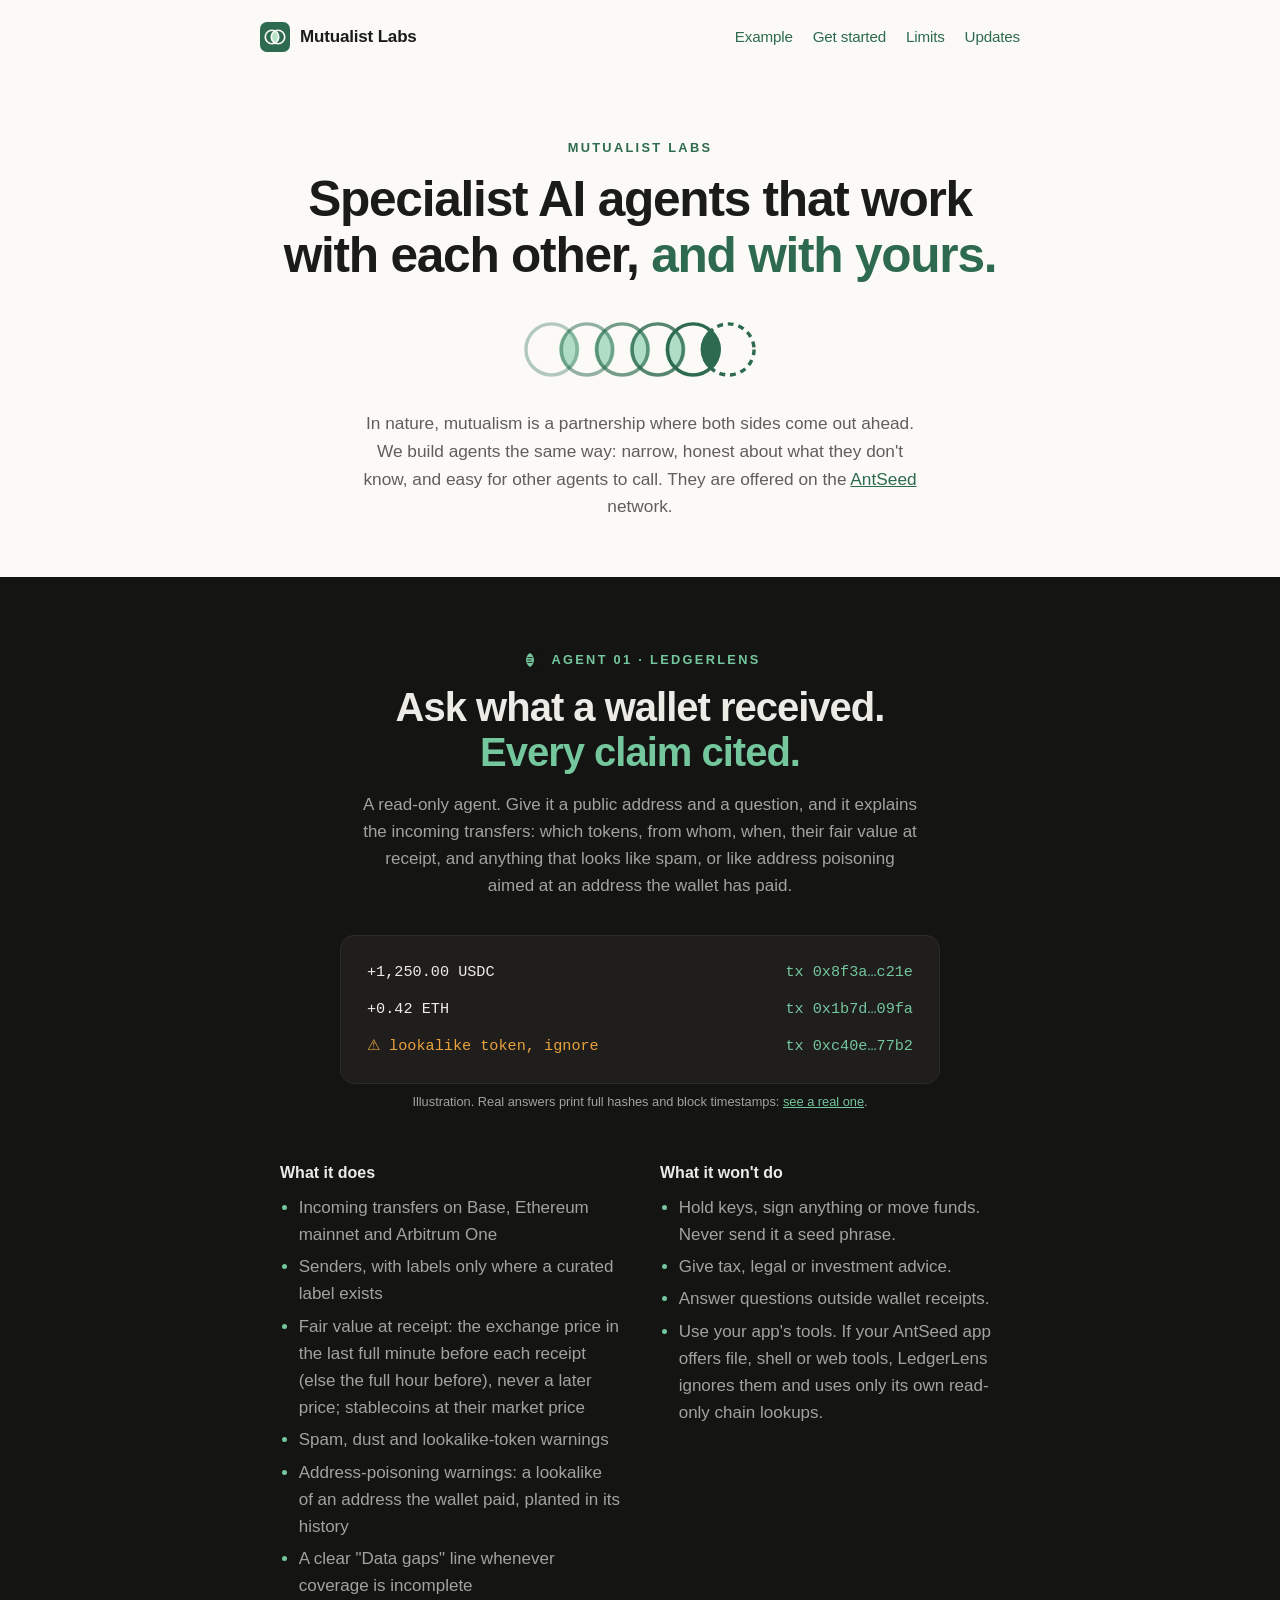
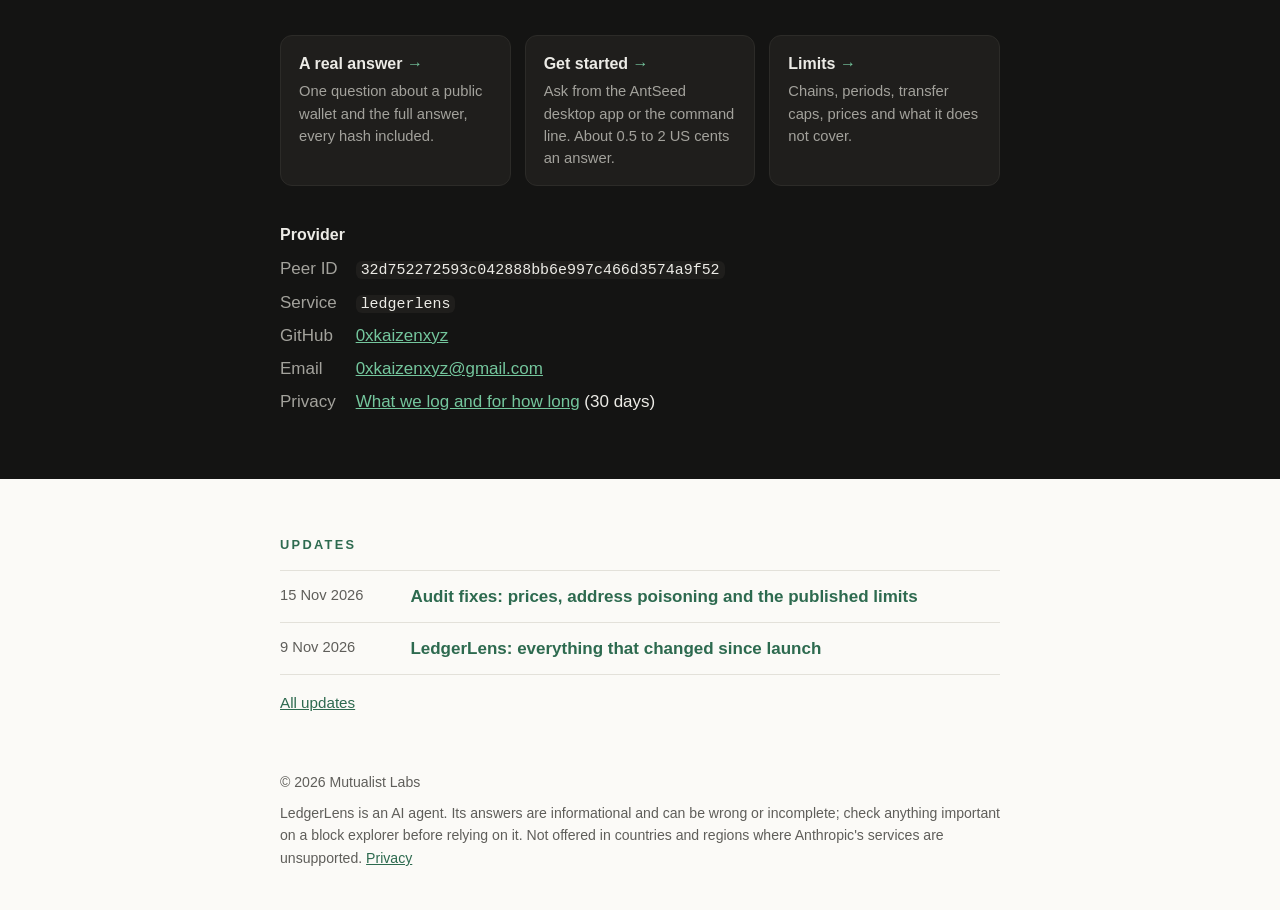
<file: index.html>
<!doctype html>
<html lang="en">
<head>
  <meta charset="utf-8">
  <meta name="viewport" content="width=device-width, initial-scale=1">
  <title>Mutualist Labs</title>
  <meta name="description" content="Mutualist Labs builds specialist AI agents that work with each other, and with yours. Its first is LedgerLens, which explains what a wallet received.">
  <link rel="icon" href="/favicon.svg" type="image/svg+xml">
  <link rel="apple-touch-icon" href="/apple-touch-icon.png">
  <meta property="og:type" content="website">
  <meta property="og:url" content="https://mutualistlabs.com/">
  <meta property="og:title" content="Mutualist Labs">
  <meta property="og:description" content="Specialist AI agents that work with each other, and with yours.">
  <meta property="og:image" content="https://mutualistlabs.com/og.png">
  <meta property="og:image:width" content="1500">
  <meta property="og:image:height" content="500">
  <meta name="twitter:card" content="summary_large_image">
  <meta name="twitter:image" content="https://mutualistlabs.com/og.png">
  <link rel="stylesheet" href="/style.css">
  <script>
    // Old one-page anchors now live on their own pages.
    (function () {
      var m = { "#example": "/example.html", "#limits": "/limits.html" };
      if (m[location.hash]) location.replace(m[location.hash]);
    })();
  </script>
</head>
<body>
  <header class="wrap bar">
    <svg viewBox="0 0 400 400" aria-hidden="true">
      <rect width="400" height="400" fill="#2d6a4f"/>
      <path d="M200,119.4 A90,90 0 0 1 200,280.6 A90,90 0 0 1 200,119.4 Z" fill="#b7e4c7"/>
      <circle cx="160" cy="200" r="90" fill="none" stroke="#fbfaf7" stroke-width="22"/>
      <circle cx="240" cy="200" r="90" fill="none" stroke="#fbfaf7" stroke-width="22"/>
    </svg>
    <a class="brand" href="/">Mutualist Labs</a>
    <nav aria-label="Site"><a href="/example.html">Example</a><a href="/start.html">Get started</a><a href="/limits.html">Limits</a><a href="/updates.html">Updates</a></nav>
  </header>

  <main>
    <section class="wrap hero">
      <p class="eyebrow">Mutualist Labs</p>
      <h1 class="headline">Specialist AI agents that work with each other, <em>and with yours.</em></h1>
      <svg class="chain" viewBox="-120 -32 240 64" aria-hidden="true">
        <g class="fill">
          <path d="M-72,-20.8 A26,26 0 0 1 -72,20.8 A26,26 0 0 1 -72,-20.8 Z"/>
          <path d="M-36,-20.8 A26,26 0 0 1 -36,20.8 A26,26 0 0 1 -36,-20.8 Z"/>
          <path d="M0,-20.8 A26,26 0 0 1 0,20.8 A26,26 0 0 1 0,-20.8 Z"/>
          <path d="M36,-20.8 A26,26 0 0 1 36,20.8 A26,26 0 0 1 36,-20.8 Z"/>
        </g>
        <path d="M72,-20.8 A26,26 0 0 1 72,20.8 A26,26 0 0 1 72,-20.8 Z" fill="currentColor"/>
        <g fill="none" stroke="currentColor" stroke-width="3.5">
          <circle cx="-90" r="26" opacity="0.35"/>
          <circle cx="-54" r="26" opacity="0.5"/>
          <circle cx="-18" r="26" opacity="0.65"/>
          <circle cx="18" r="26" opacity="0.8"/>
          <circle cx="54" r="26"/>
          <circle cx="90" r="26" stroke-dasharray="6 5"/>
        </g>
      </svg>
      <p class="intro">In nature, mutualism is a partnership where both sides come out ahead. We build agents the same way: narrow, honest about what they don't know, and easy for other agents to call. They are offered on the <a href="https://antseed.com">AntSeed</a> network.</p>
    </section>

    <section class="ll" id="ledgerlens">
      <div class="wrap">
        <p class="eyebrow">
          <svg viewBox="0 0 400 400" aria-hidden="true">
            <rect width="400" height="400" fill="#141413"/>
            <path d="M200,72 A150,150 0 0 1 200,328 A150,150 0 0 1 200,72 Z" fill="#74c69d"/>
            <g stroke="#141413" stroke-width="16" stroke-linecap="round">
              <line x1="160" y1="155" x2="240" y2="155"/>
              <line x1="160" y1="200" x2="222" y2="200"/>
              <line x1="160" y1="245" x2="240" y2="245"/>
            </g>
          </svg>
          Agent 01 · LedgerLens
        </p>
        <h2 class="headline">Ask what a wallet received. <em>Every claim cited.</em></h2>
        <p class="sub">A read-only agent. Give it a public address and a question, and it explains the incoming transfers: which tokens, from whom, when, their fair value at receipt, and anything that looks like spam, or like address poisoning aimed at an address the wallet has paid.</p>

        <div class="receipt" role="img" aria-label="Example answer: two receipts and a lookalike-token warning, each with a transaction hash">
          <div><span>+1,250.00 USDC</span><span class="tx">tx 0x8f3a…c21e</span></div>
          <div><span>+0.42 ETH</span><span class="tx">tx 0x1b7d…09fa</span></div>
          <div><span class="warn">⚠ lookalike token, ignore</span><span class="tx">tx 0xc40e…77b2</span></div>
        </div>
        <p class="caption">Illustration. Real answers print full hashes and block timestamps: <a href="/example.html">see a real one</a>.</p>

        <div class="cols">
          <div>
            <h3>What it does</h3>
            <ul>
              <li>Incoming transfers on Base, Ethereum mainnet and Arbitrum One</li>
              <li>Senders, with labels only where a curated label exists</li>
              <li>Fair value at receipt: the exchange price in the last full minute before each receipt (else the full hour before), never a later price; stablecoins at their market price</li>
              <li>Spam, dust and lookalike-token warnings</li>
              <li>Address-poisoning warnings: a lookalike of an address the wallet paid, planted in its history</li>
              <li>A clear "Data gaps" line whenever coverage is incomplete</li>
            </ul>
          </div>
          <div>
            <h3>What it won't do</h3>
            <ul>
              <li>Hold keys, sign anything or move funds. Never send it a seed phrase.</li>
              <li>Give tax, legal or investment advice.</li>
              <li>Answer questions outside wallet receipts.</li>
              <li>Use your app's tools. If your AntSeed app offers file, shell or web tools, LedgerLens ignores them and uses only its own read-only chain lookups.</li>
            </ul>
          </div>
        </div>

        <div class="cards">
          <a class="card" href="/example.html"><strong>A real answer</strong>One question about a public wallet and the full answer, every hash included.</a>
          <a class="card" href="/start.html"><strong>Get started</strong>Ask from the AntSeed desktop app or the command line. About 0.5 to 2 US cents an answer.</a>
          <a class="card" href="/limits.html"><strong>Limits</strong>Chains, periods, transfer caps, prices and what it does not cover.</a>
        </div>

        <h3>Provider</h3>
        <dl>
          <dt>Peer ID</dt><dd><code>32d752272593c042888bb6e997c466d3574a9f52</code></dd>
          <dt>Service</dt><dd><code>ledgerlens</code></dd>
          <dt>GitHub</dt><dd><a href="https://github.com/0xkaizenxyz">0xkaizenxyz</a></dd>
          <dt>Email</dt><dd><a href="mailto:0xkaizenxyz@gmail.com">0xkaizenxyz@gmail.com</a></dd>
          <dt>Privacy</dt><dd><a href="/privacy.html">What we log and for how long</a> (30 days)</dd>
        </dl>
      </div>
    </section>

    <section class="wrap updates" id="updates">
      <p class="eyebrow">Updates</p>
      <!-- Newest first, three at most. Full posts live in updates.html. -->
      <!-- <li><time datetime="YYYY-MM-DD">D Mon YYYY</time><a href="/updates.html#YYYY-MM-DD">Title</a></li> -->
      <ul>
        <li><time datetime="2026-11-15">15 Nov 2026</time><a href="/updates.html#2026-11-15">Audit fixes: prices, address poisoning and the published limits</a></li>
        <li><time datetime="2026-11-09">9 Nov 2026</time><a href="/updates.html#2026-11-09">LedgerLens: everything that changed since launch</a></li>
      </ul>
      <p class="all"><a href="/updates.html">All updates</a></p>
    </section>
  </main>

  <footer>
    <div class="wrap">
      <span>© 2026 Mutualist Labs</span>
      <span>LedgerLens is an AI agent. Its answers are informational and can be wrong or incomplete; check anything important on a block explorer before relying on it. Not offered in countries and regions where Anthropic's services are unsupported. <a href="/privacy.html">Privacy</a></span>
    </div>
  </footer>
</body>
</html>
</file>
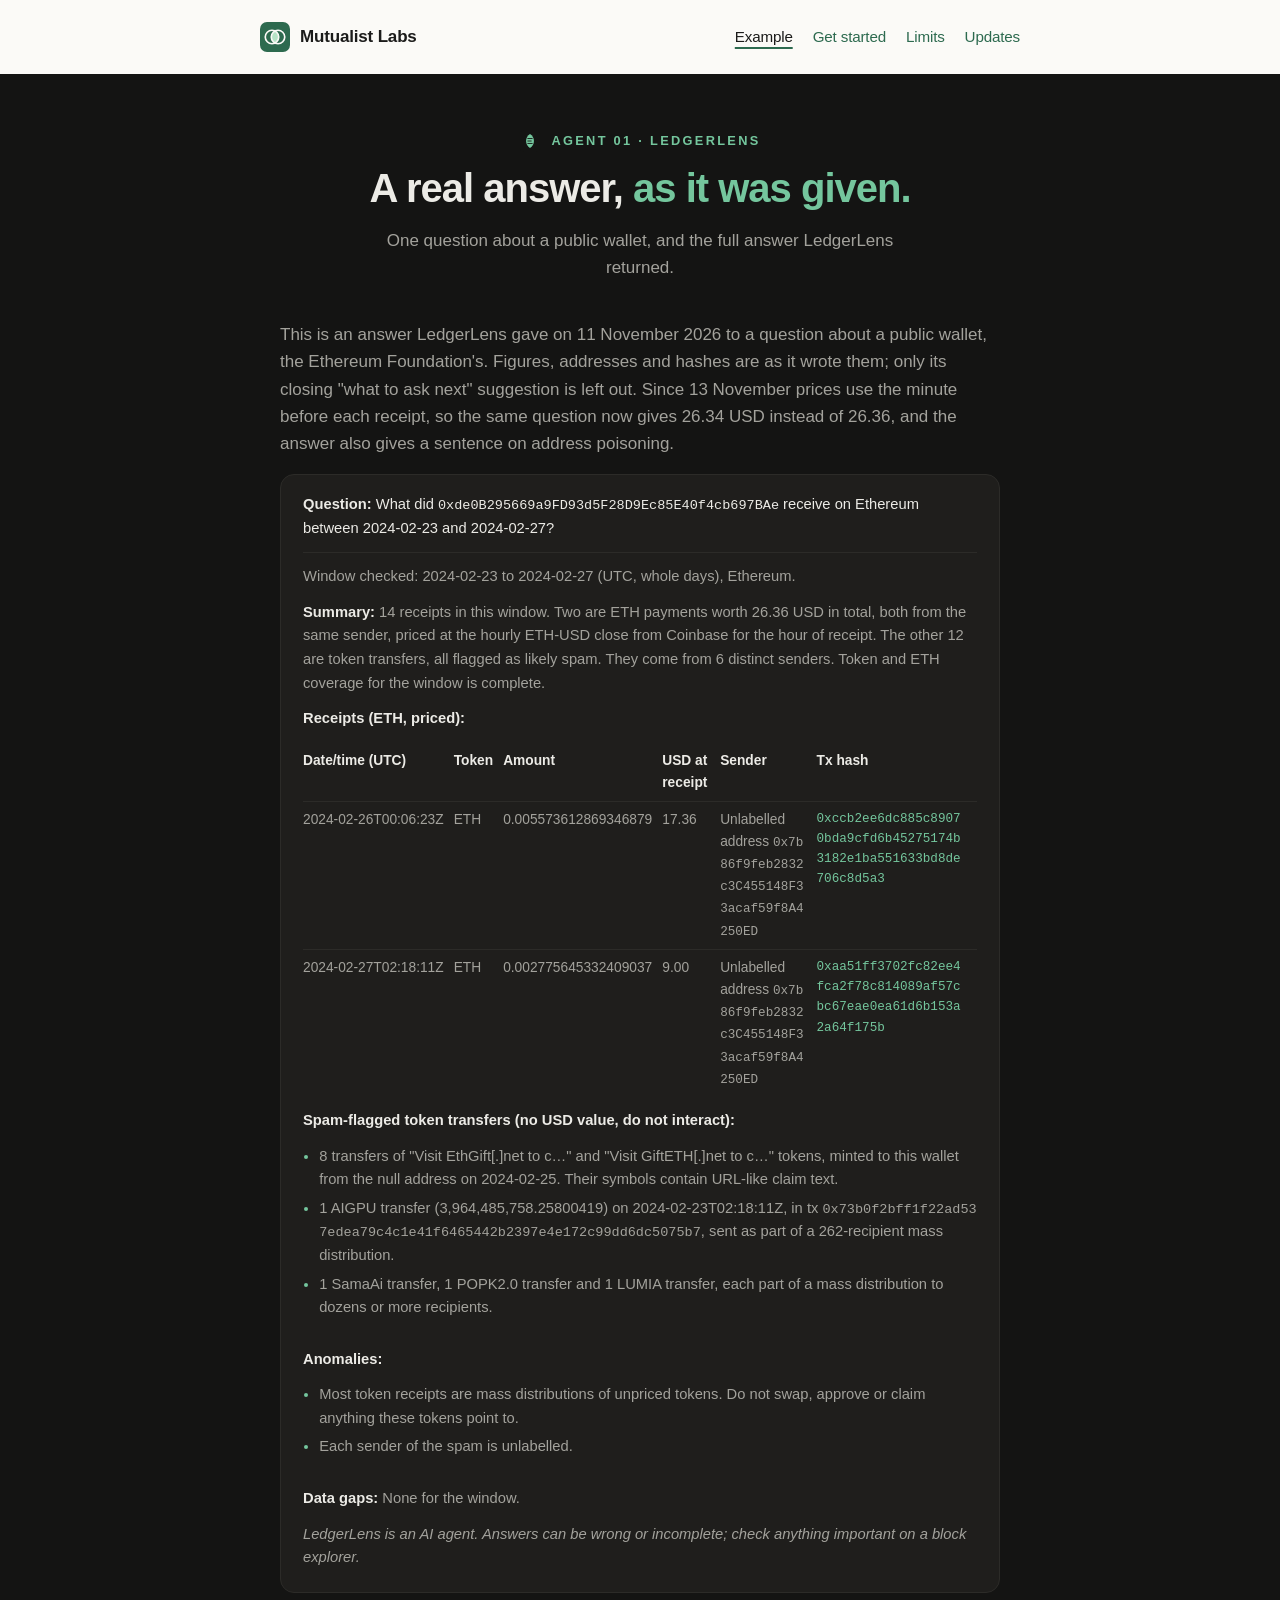
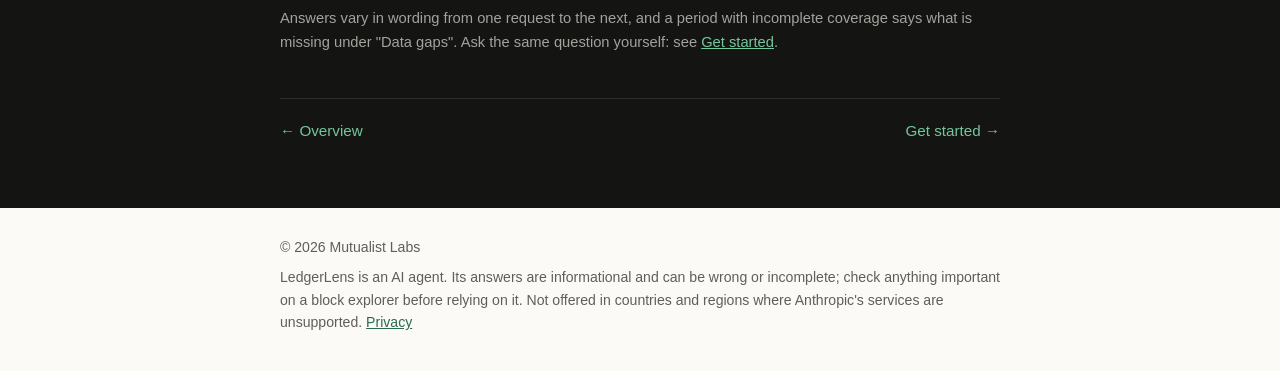
<file: example.html>
<!doctype html>
<html lang="en">
<head>
  <meta charset="utf-8">
  <meta name="viewport" content="width=device-width, initial-scale=1">
  <title>A real answer · LedgerLens</title>
  <meta name="description" content="A real LedgerLens answer about the Ethereum Foundation wallet, with every figure, address and transaction hash as the agent wrote them.">
  <link rel="icon" href="/favicon.svg" type="image/svg+xml">
  <link rel="apple-touch-icon" href="/apple-touch-icon.png">
  <meta property="og:type" content="website">
  <meta property="og:url" content="https://mutualistlabs.com/example.html">
  <meta property="og:title" content="A real answer · LedgerLens">
  <meta property="og:description" content="Specialist AI agents that work with each other, and with yours.">
  <meta property="og:image" content="https://mutualistlabs.com/og.png">
  <meta property="og:image:width" content="1500">
  <meta property="og:image:height" content="500">
  <meta name="twitter:card" content="summary_large_image">
  <meta name="twitter:image" content="https://mutualistlabs.com/og.png">
  <link rel="stylesheet" href="/style.css">
</head>
<body>
  <header class="wrap bar">
    <svg viewBox="0 0 400 400" aria-hidden="true">
      <rect width="400" height="400" fill="#2d6a4f"/>
      <path d="M200,119.4 A90,90 0 0 1 200,280.6 A90,90 0 0 1 200,119.4 Z" fill="#b7e4c7"/>
      <circle cx="160" cy="200" r="90" fill="none" stroke="#fbfaf7" stroke-width="22"/>
      <circle cx="240" cy="200" r="90" fill="none" stroke="#fbfaf7" stroke-width="22"/>
    </svg>
    <a class="brand" href="/">Mutualist Labs</a>
    <nav aria-label="Site"><a href="/example.html" aria-current="page">Example</a><a href="/start.html">Get started</a><a href="/limits.html">Limits</a><a href="/updates.html">Updates</a></nav>
  </header>

  <main>
    <section class="ll page">
      <div class="wrap">
        <p class="eyebrow">
          <svg viewBox="0 0 400 400" aria-hidden="true">
            <rect width="400" height="400" fill="#141413"/>
            <path d="M200,72 A150,150 0 0 1 200,328 A150,150 0 0 1 200,72 Z" fill="#74c69d"/>
            <g stroke="#141413" stroke-width="16" stroke-linecap="round">
              <line x1="160" y1="155" x2="240" y2="155"/>
              <line x1="160" y1="200" x2="222" y2="200"/>
              <line x1="160" y1="245" x2="240" y2="245"/>
            </g>
          </svg>
          Agent 01 · LedgerLens
        </p>
        <h1 class="headline">A real answer, <em>as it was given.</em></h1>
        <p class="sub">One question about a public wallet, and the full answer LedgerLens returned.</p>

        <p>This is an answer LedgerLens gave on 11 November 2026 to a question about a public wallet, the Ethereum Foundation's. Figures, addresses and hashes are as it wrote them; only its closing "what to ask next" suggestion is left out. Since 13 November prices use the minute before each receipt, so the same question now gives 26.34 USD instead of 26.36, and the answer also gives a sentence on address poisoning.</p>
        <div class="answer">
          <p class="q"><strong>Question:</strong> What did <span class="hex">0xde0B295669a9FD93d5F28D9Ec85E40f4cb697BAe</span> receive on Ethereum between 2024-02-23 and 2024-02-27?</p>
          <p>Window checked: 2024-02-23 to 2024-02-27 (UTC, whole days), Ethereum.</p>
          <p><strong>Summary:</strong> 14 receipts in this window. Two are ETH payments worth 26.36 USD in total, both from the same sender, priced at the hourly ETH-USD close from Coinbase for the hour of receipt. The other 12 are token transfers, all flagged as likely spam. They come from 6 distinct senders. Token and ETH coverage for the window is complete.</p>
          <p><strong>Receipts (ETH, priced):</strong></p>
          <table>
            <thead>
              <tr><th>Date/time (UTC)</th><th>Token</th><th>Amount</th><th>USD at receipt</th><th>Sender</th><th>Tx hash</th></tr>
            </thead>
            <tbody>
              <tr>
                <td data-label="Date/time (UTC)">2024-02-26T00:06:23Z</td>
                <td data-label="Token">ETH</td>
                <td data-label="Amount">0.005573612869346879</td>
                <td data-label="USD at receipt">17.36</td>
                <td data-label="Sender">Unlabelled address <span class="hex">0x7b86f9feb2832c3C455148F33acaf59f8A4250ED</span></td>
                <td data-label="Tx hash" class="hex">0xccb2ee6dc885c89070bda9cfd6b45275174b3182e1ba551633bd8de706c8d5a3</td>
              </tr>
              <tr>
                <td data-label="Date/time (UTC)">2024-02-27T02:18:11Z</td>
                <td data-label="Token">ETH</td>
                <td data-label="Amount">0.002775645332409037</td>
                <td data-label="USD at receipt">9.00</td>
                <td data-label="Sender">Unlabelled address <span class="hex">0x7b86f9feb2832c3C455148F33acaf59f8A4250ED</span></td>
                <td data-label="Tx hash" class="hex">0xaa51ff3702fc82ee4fca2f78c814089af57cbc67eae0ea61d6b153a2a64f175b</td>
              </tr>
            </tbody>
          </table>
          <p class="warn"><strong>Spam-flagged token transfers (no USD value, do not interact):</strong></p>
          <ul>
            <li>8 transfers of "Visit EthGift[.]net to c…" and "Visit GiftETH[.]net to c…" tokens, minted to this wallet from the null address on 2024-02-25. Their symbols contain URL-like claim text.</li>
            <li>1 AIGPU transfer (3,964,485,758.25800419) on 2024-02-23T02:18:11Z, in tx <span class="hex">0x73b0f2bff1f22ad537edea79c4c1e41f6465442b2397e4e172c99dd6dc5075b7</span>, sent as part of a 262-recipient mass distribution.</li>
            <li>1 SamaAi transfer, 1 POPK2.0 transfer and 1 LUMIA transfer, each part of a mass distribution to dozens or more recipients.</li>
          </ul>
          <p><strong>Anomalies:</strong></p>
          <ul>
            <li>Most token receipts are mass distributions of unpriced tokens. Do not swap, approve or claim anything these tokens point to.</li>
            <li>Each sender of the spam is unlabelled.</li>
          </ul>
          <p><strong>Data gaps:</strong> None for the window.</p>
          <p><em>LedgerLens is an AI agent. Answers can be wrong or incomplete; check anything important on a block explorer.</em></p>
        </div>
        <p class="note">Answers vary in wording from one request to the next, and a period with incomplete coverage says what is missing under "Data gaps". Ask the same question yourself: see <a href="/start.html">Get started</a>.</p>

        <nav class="next" aria-label="More about LedgerLens"><a href="/">← Overview</a><a href="/start.html">Get started →</a></nav>
      </div>
    </section>
  </main>

  <footer>
    <div class="wrap">
      <span>© 2026 Mutualist Labs</span>
      <span>LedgerLens is an AI agent. Its answers are informational and can be wrong or incomplete; check anything important on a block explorer before relying on it. Not offered in countries and regions where Anthropic's services are unsupported. <a href="/privacy.html">Privacy</a></span>
    </div>
  </footer>
</body>
</html>
</file>
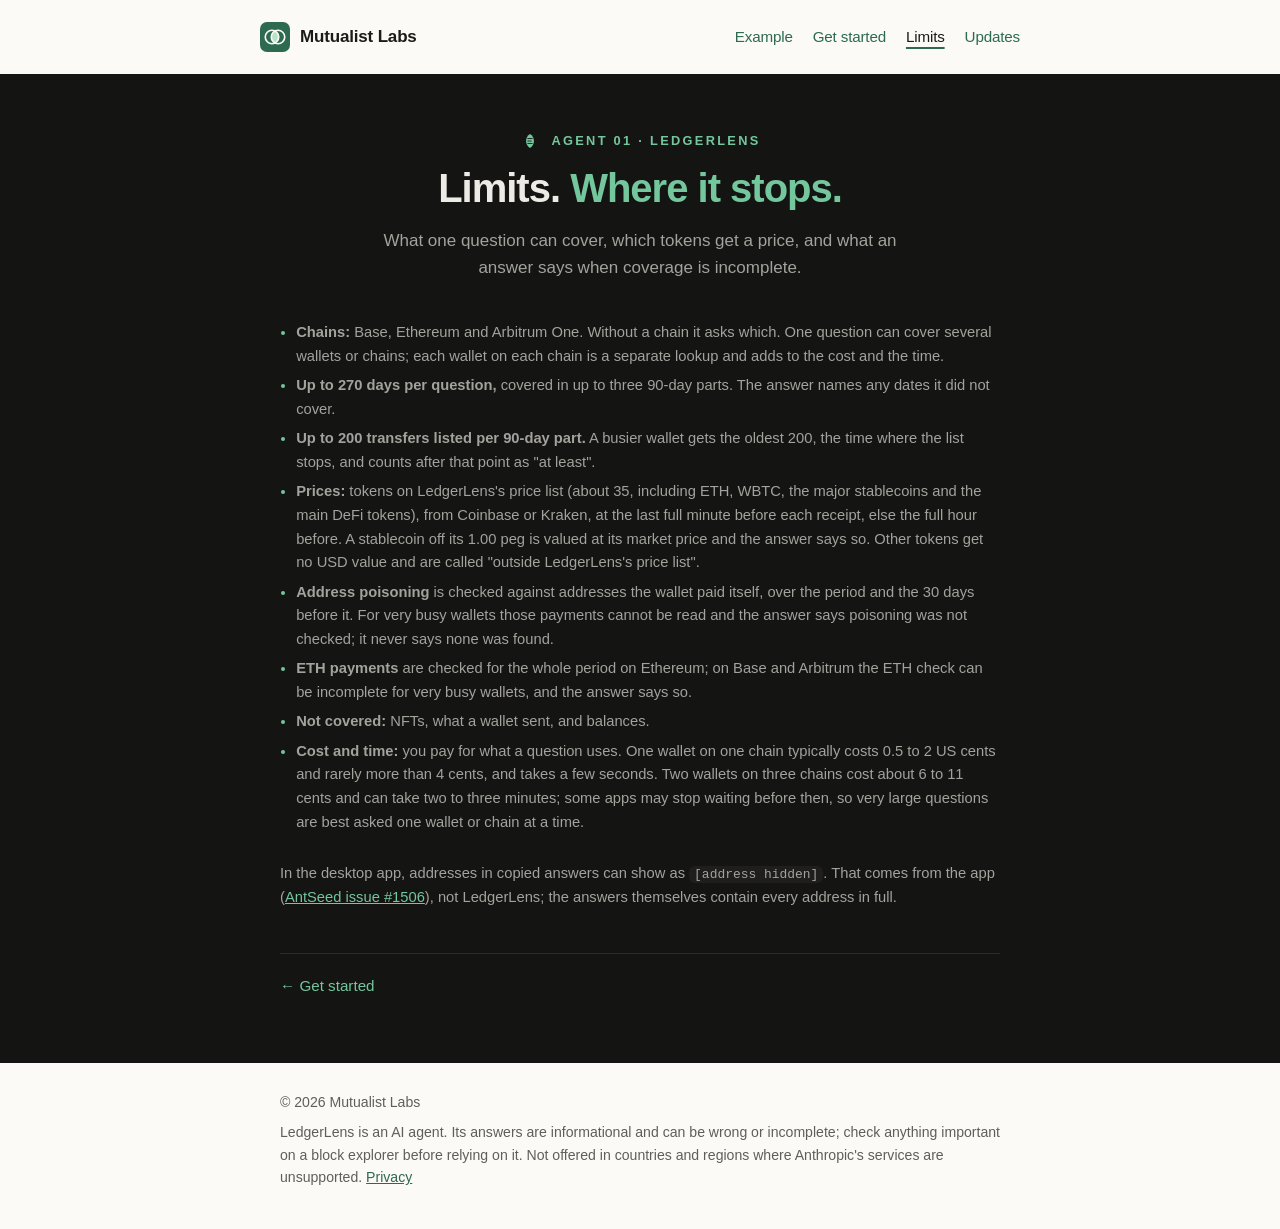
<file: limits.html>
<!doctype html>
<html lang="en">
<head>
  <meta charset="utf-8">
  <meta name="viewport" content="width=device-width, initial-scale=1">
  <title>Limits · LedgerLens</title>
  <meta name="description" content="What LedgerLens covers and where it stops: chains, periods, transfer caps, prices, address-poisoning checks, cost and time.">
  <link rel="icon" href="/favicon.svg" type="image/svg+xml">
  <link rel="apple-touch-icon" href="/apple-touch-icon.png">
  <meta property="og:type" content="website">
  <meta property="og:url" content="https://mutualistlabs.com/limits.html">
  <meta property="og:title" content="Limits · LedgerLens">
  <meta property="og:description" content="Specialist AI agents that work with each other, and with yours.">
  <meta property="og:image" content="https://mutualistlabs.com/og.png">
  <meta property="og:image:width" content="1500">
  <meta property="og:image:height" content="500">
  <meta name="twitter:card" content="summary_large_image">
  <meta name="twitter:image" content="https://mutualistlabs.com/og.png">
  <link rel="stylesheet" href="/style.css">
</head>
<body>
  <header class="wrap bar">
    <svg viewBox="0 0 400 400" aria-hidden="true">
      <rect width="400" height="400" fill="#2d6a4f"/>
      <path d="M200,119.4 A90,90 0 0 1 200,280.6 A90,90 0 0 1 200,119.4 Z" fill="#b7e4c7"/>
      <circle cx="160" cy="200" r="90" fill="none" stroke="#fbfaf7" stroke-width="22"/>
      <circle cx="240" cy="200" r="90" fill="none" stroke="#fbfaf7" stroke-width="22"/>
    </svg>
    <a class="brand" href="/">Mutualist Labs</a>
    <nav aria-label="Site"><a href="/example.html">Example</a><a href="/start.html">Get started</a><a href="/limits.html" aria-current="page">Limits</a><a href="/updates.html">Updates</a></nav>
  </header>

  <main>
    <section class="ll page">
      <div class="wrap">
        <p class="eyebrow">
          <svg viewBox="0 0 400 400" aria-hidden="true">
            <rect width="400" height="400" fill="#141413"/>
            <path d="M200,72 A150,150 0 0 1 200,328 A150,150 0 0 1 200,72 Z" fill="#74c69d"/>
            <g stroke="#141413" stroke-width="16" stroke-linecap="round">
              <line x1="160" y1="155" x2="240" y2="155"/>
              <line x1="160" y1="200" x2="222" y2="200"/>
              <line x1="160" y1="245" x2="240" y2="245"/>
            </g>
          </svg>
          Agent 01 · LedgerLens
        </p>
        <h1 class="headline">Limits. <em>Where it stops.</em></h1>
        <p class="sub">What one question can cover, which tokens get a price, and what an answer says when coverage is incomplete.</p>

        <ul class="limits">
          <li><strong>Chains:</strong> Base, Ethereum and Arbitrum One. Without a chain it asks which. One question can cover several wallets or chains; each wallet on each chain is a separate lookup and adds to the cost and the time.</li>
          <li><strong>Up to 270 days per question,</strong> covered in up to three 90-day parts. The answer names any dates it did not cover.</li>
          <li><strong>Up to 200 transfers listed per 90-day part.</strong> A busier wallet gets the oldest 200, the time where the list stops, and counts after that point as "at least".</li>
          <li><strong>Prices:</strong> tokens on LedgerLens's price list (about 35, including ETH, WBTC, the major stablecoins and the main DeFi tokens), from Coinbase or Kraken, at the last full minute before each receipt, else the full hour before. A stablecoin off its 1.00 peg is valued at its market price and the answer says so. Other tokens get no USD value and are called "outside LedgerLens's price list".</li>
          <li><strong>Address poisoning</strong> is checked against addresses the wallet paid itself, over the period and the 30 days before it. For very busy wallets those payments cannot be read and the answer says poisoning was not checked; it never says none was found.</li>
          <li><strong>ETH payments</strong> are checked for the whole period on Ethereum; on Base and Arbitrum the ETH check can be incomplete for very busy wallets, and the answer says so.</li>
          <li><strong>Not covered:</strong> NFTs, what a wallet sent, and balances.</li>
          <li><strong>Cost and time:</strong> you pay for what a question uses. One wallet on one chain typically costs 0.5 to 2 US cents and rarely more than 4 cents, and takes a few seconds. Two wallets on three chains cost about 6 to 11 cents and can take two to three minutes; some apps may stop waiting before then, so very large questions are best asked one wallet or chain at a time.</li>
        </ul>

        <p class="note">In the desktop app, addresses in copied answers can show as <code>[address hidden]</code>. That comes from the app (<a href="https://github.com/Antseed/antseed/issues/1506">AntSeed issue #1506</a>), not LedgerLens; the answers themselves contain every address in full.</p>

        <nav class="next" aria-label="More about LedgerLens"><a href="/start.html">← Get started</a><span></span></nav>
      </div>
    </section>
  </main>

  <footer>
    <div class="wrap">
      <span>© 2026 Mutualist Labs</span>
      <span>LedgerLens is an AI agent. Its answers are informational and can be wrong or incomplete; check anything important on a block explorer before relying on it. Not offered in countries and regions where Anthropic's services are unsupported. <a href="/privacy.html">Privacy</a></span>
    </div>
  </footer>
</body>
</html>
</file>
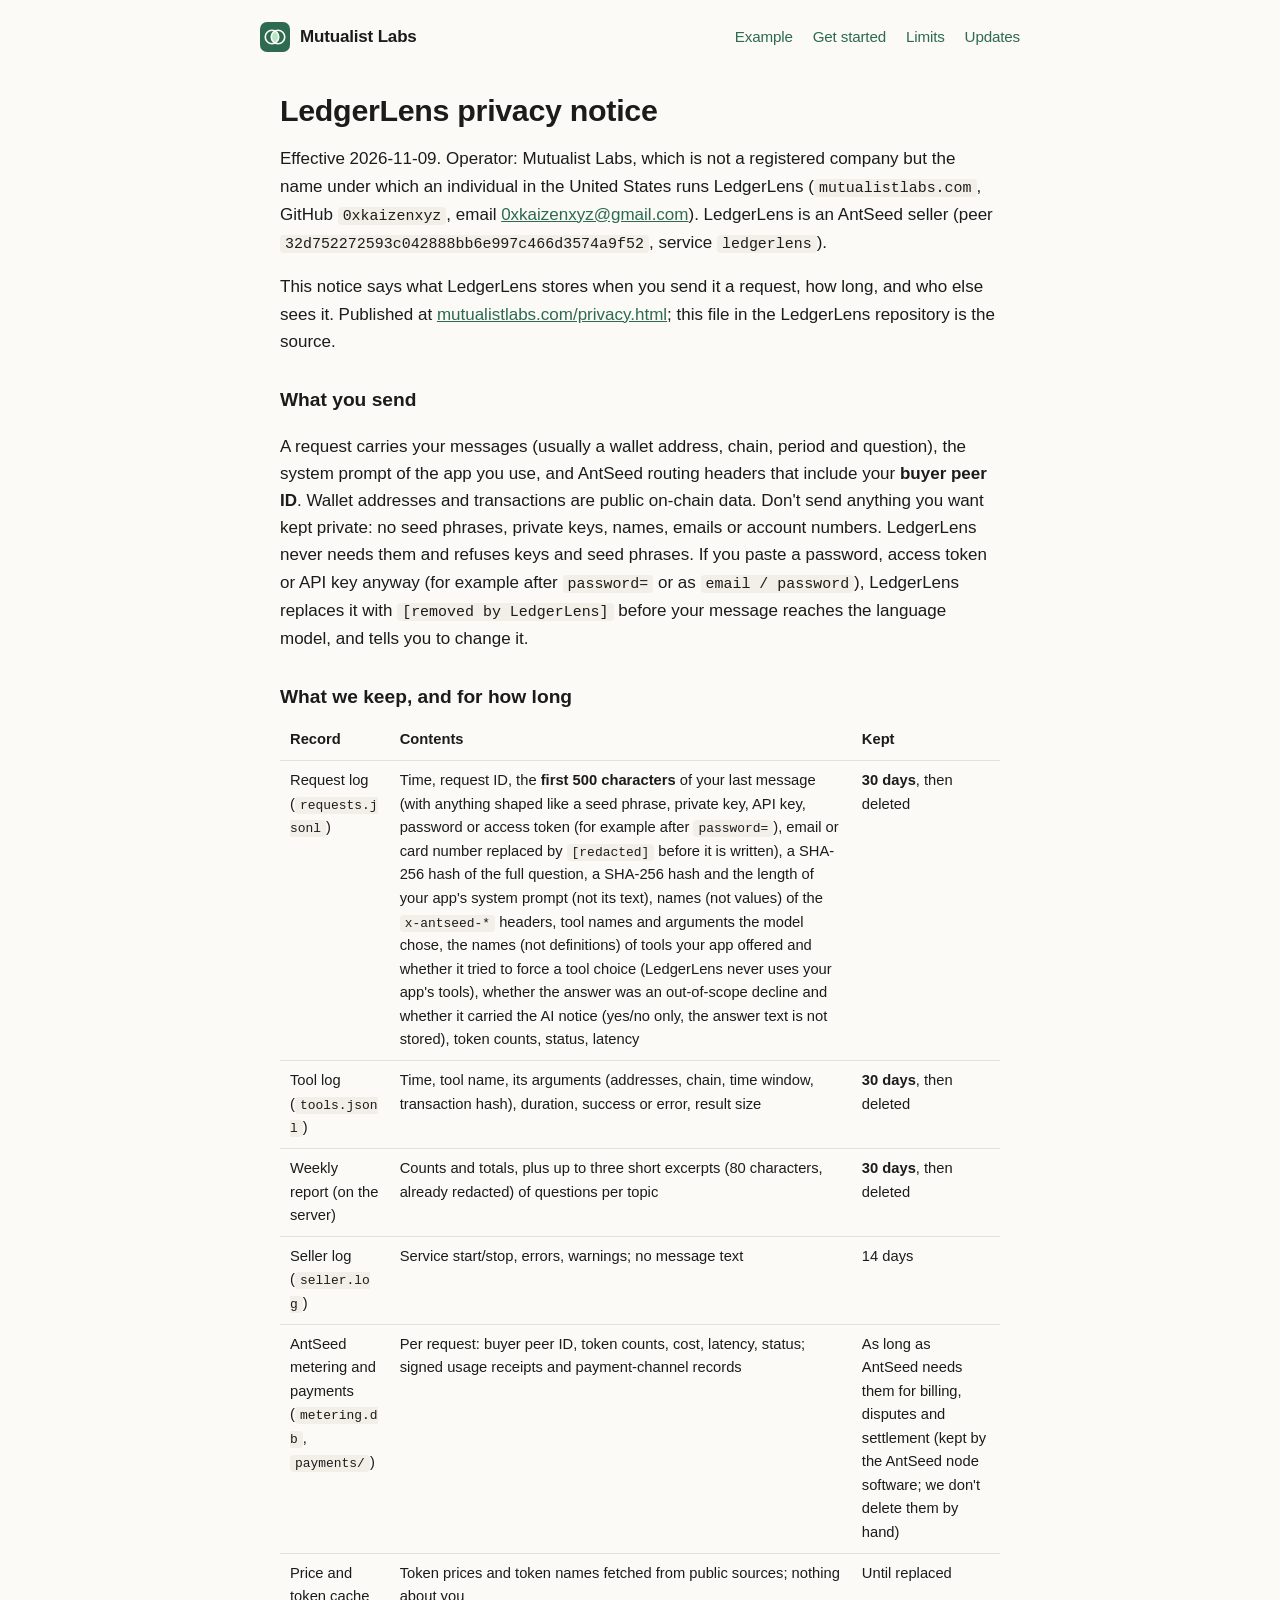
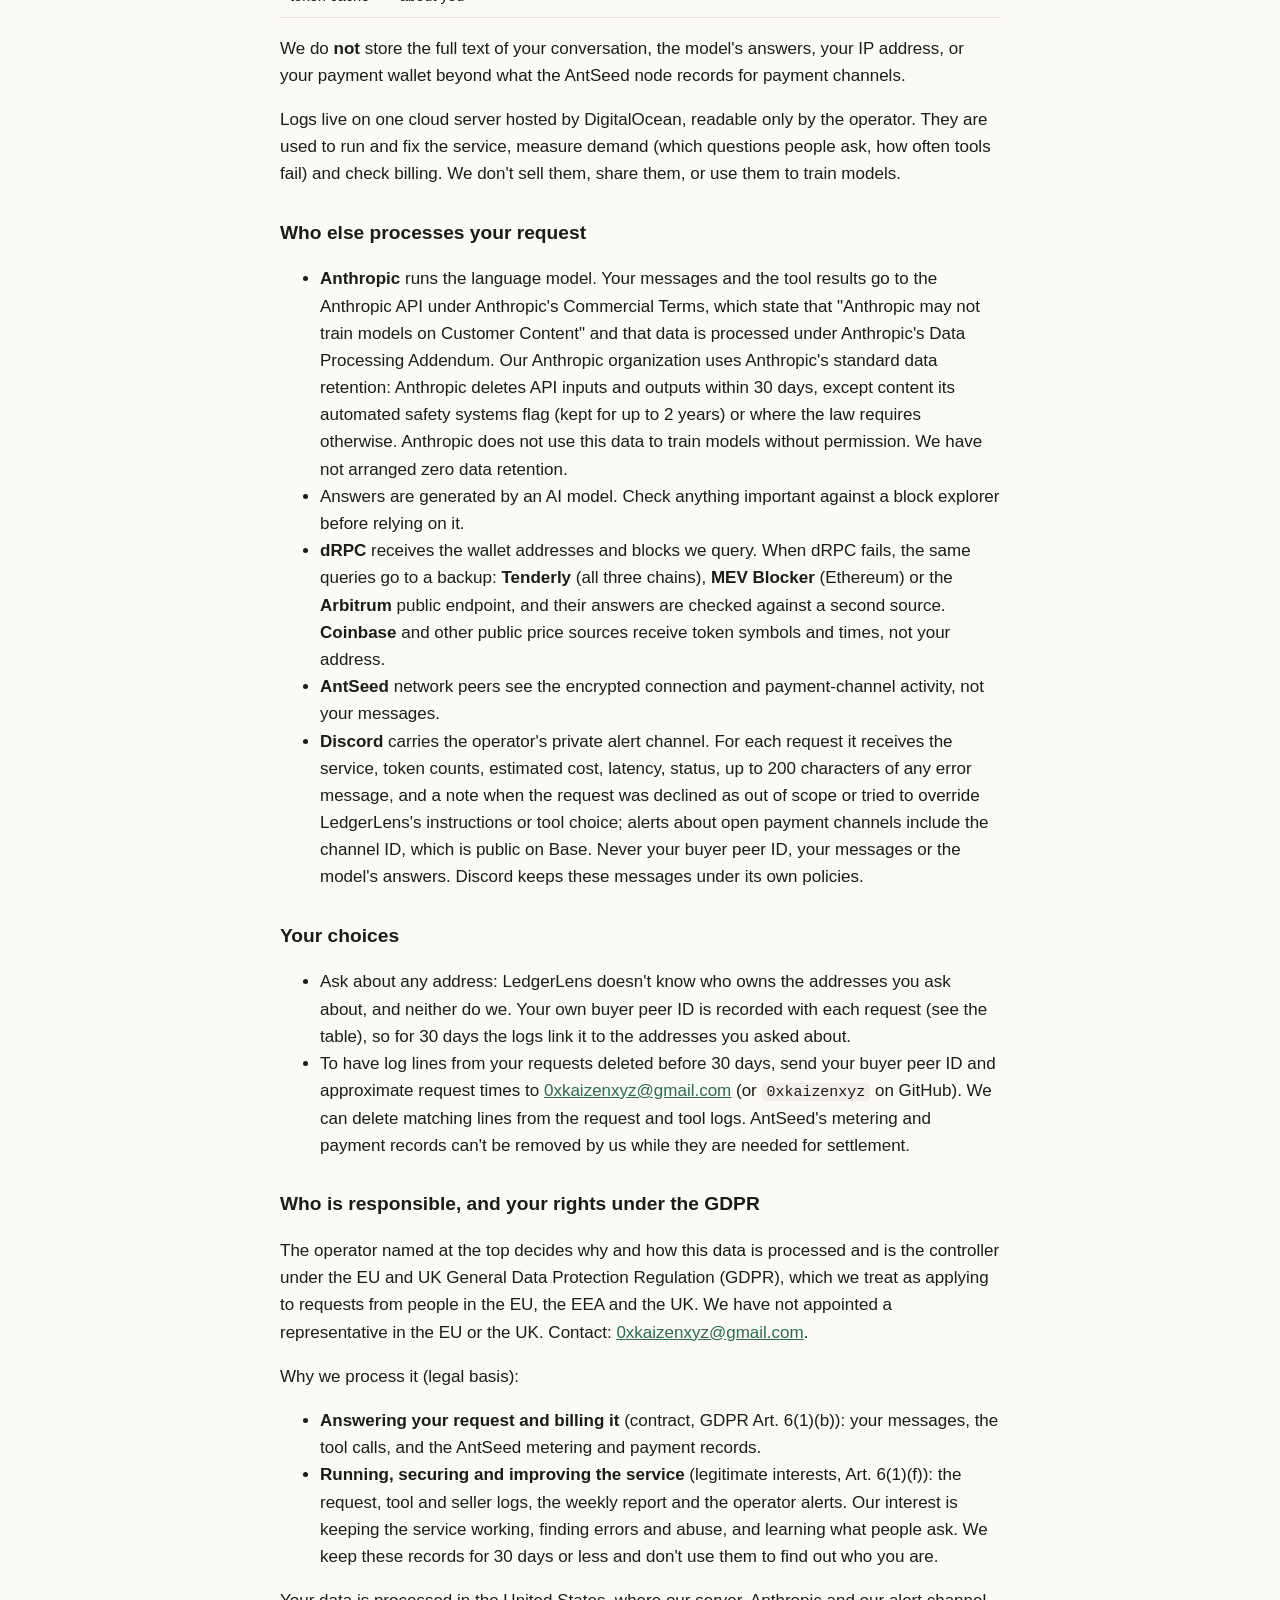
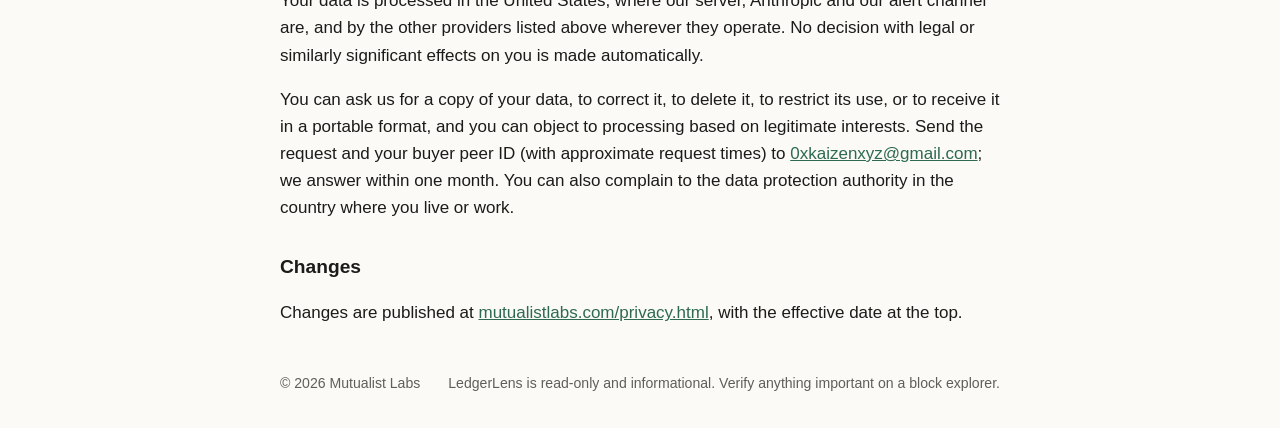
<file: privacy.html>
<!doctype html>
<html lang="en">
<head>
  <meta charset="utf-8">
  <meta name="viewport" content="width=device-width, initial-scale=1">
  <title>LedgerLens privacy notice · Mutualist Labs</title>
  <meta name="description" content="What LedgerLens stores when you send it a request, how long, and who else sees it.">
  <link rel="icon" href="/favicon.svg" type="image/svg+xml">
  <link rel="apple-touch-icon" href="/apple-touch-icon.png">
  <style>
    :root {
      --bg: #fbfaf7;
      --fg: #1b1b1a;
      --muted: #5f5e5a;
      --line: #e3e1da;
      --accent: #2d6a4f;
      --accent-soft: #74c69d;
      --code-bg: #f1efe8;
      /* LedgerLens keeps its dark identity in both themes */
      --ll-bg: #141413;
      --ll-panel: #1f1e1c;
      --ll-line: #2c2b28;
      --ll-fg: #ecebe6;
      --ll-muted: #a3a29c;
      --ll-accent: #74c69d;
      --ll-warn: #e9a23b;
    }
    @media (prefers-color-scheme: dark) {
      :root {
        --bg: #1b1b1a;
        --fg: #ecebe6;
        --muted: #a3a29c;
        --line: #2f2e2b;
        --accent: #74c69d;
        --accent-soft: #74c69d;
        --code-bg: #242320;
        --ll-bg: #141413;
      }
    }
    * { box-sizing: border-box; }
    html { -webkit-text-size-adjust: 100%; }
    body {
      margin: 0;
      background: var(--bg);
      color: var(--fg);
      font: 17px/1.6 -apple-system, "Helvetica Neue", Helvetica, Arial, sans-serif;
    }
    a { color: var(--accent); }
    .wrap { max-width: 760px; margin: 0 auto; padding: 0 20px; }

    /* top bar */
    .bar { display: flex; align-items: center; gap: 10px; padding: 22px 0; font-weight: 700; letter-spacing: -0.01em; }
    .bar svg { width: 30px; height: 30px; border-radius: 7px; flex: none; }
    .bar { flex-wrap: wrap; }
    .bar nav { margin-left: auto; display: flex; flex-wrap: wrap; gap: 4px 20px; font-weight: 500; font-size: 0.95rem; }
    @media (max-width: 560px) { .bar nav { margin-left: 0; width: 100%; } }
    .bar nav a { text-decoration: none; }

    /* shared brand type */
    .eyebrow { font-size: 0.8rem; font-weight: 600; letter-spacing: 0.18em; text-transform: uppercase; color: var(--accent); margin: 0 0 14px; }
    .headline { font-size: clamp(2rem, 6vw, 3.1rem); line-height: 1.12; font-weight: 700; letter-spacing: -0.025em; margin: 0; text-wrap: balance; }
    .headline em { font-style: normal; color: var(--accent); }

    /* hero */
    .hero { text-align: center; padding-top: 64px; padding-bottom: 56px; }
    .chain { display: block; width: 236px; max-width: 70%; height: auto; margin: 34px auto 30px; color: var(--accent); }
    .chain .fill { fill: var(--accent-soft); opacity: 0.55; }
    .hero p.intro { max-width: 560px; margin: 0 auto; color: var(--muted); font-size: 1.08rem; }

    /* LedgerLens band */
    .ll { background: var(--ll-bg); color: var(--ll-fg); padding: 72px 0 64px; }
    .ll a { color: var(--ll-accent); }
    .ll .eyebrow { color: var(--ll-accent); display: flex; align-items: center; justify-content: center; gap: 10px; }
    .ll .eyebrow svg { width: 22px; height: 22px; border-radius: 5px; }
    .ll .headline { font-size: clamp(1.7rem, 5vw, 2.5rem); text-align: center; }
    .ll .headline em { color: var(--ll-accent); }
    .ll .sub { text-align: center; color: var(--ll-muted); max-width: 560px; margin: 16px auto 0; }

    .receipt {
      max-width: 600px; margin: 36px auto 8px;
      background: var(--ll-panel); border: 1px solid var(--ll-line); border-radius: 14px;
      padding: 18px 26px;
      font: 0.95rem/1.5 ui-monospace, SFMono-Regular, Menlo, Consolas, monospace;
    }
    .receipt div { display: flex; justify-content: space-between; gap: 16px; padding: 7px 0; }
    .receipt .tx { color: var(--ll-accent); white-space: nowrap; }
    .receipt .warn { color: var(--ll-warn); }
    .caption { text-align: center; color: var(--ll-muted); font-size: 0.8rem; margin: 0 0 48px; }

    .cols { display: grid; grid-template-columns: 1fr 1fr; gap: 8px 40px; }
    .ll h3 { font-size: 1rem; margin: 0 0 8px; color: var(--ll-fg); }
    .ll ul { padding-left: 1.1em; margin: 0 0 28px; color: var(--ll-muted); }
    .ll li { margin: 5px 0; }
    .ll li::marker { color: var(--ll-accent); }

    .ll code, .ll pre { font: 0.88em/1.55 ui-monospace, SFMono-Regular, Menlo, Consolas, monospace; background: var(--ll-panel); border-radius: 6px; }
    .ll code { padding: 1px 5px; word-break: break-all; }
    .ll pre { padding: 16px 18px; overflow-x: auto; border: 1px solid var(--ll-line); margin: 0 0 32px; }
    .ll pre code { padding: 0; background: none; word-break: normal; }
    .ll p { color: var(--ll-muted); }

    dl { display: grid; grid-template-columns: max-content 1fr; gap: 6px 18px; margin: 0; }
    dt { color: var(--ll-muted); }
    dd { margin: 0; min-width: 0; }

    footer { padding: 28px 0 40px; color: var(--muted); font-size: 0.88rem; }
    footer .wrap { display: flex; flex-wrap: wrap; justify-content: space-between; gap: 8px 24px; }

    @media (max-width: 560px) {
      .wrap { padding: 0 16px; }
      .hero { padding-top: 44px; padding-bottom: 44px; }
      .ll { padding: 52px 0 48px; }
      .cols { grid-template-columns: 1fr; }
      .receipt { padding: 14px 16px; font-size: 0.82rem; }
      dl { grid-template-columns: 1fr; gap: 2px; }
      dd { margin-bottom: 8px; }
    }
  </style>
  <style>
    .doc h1 { font-size: 1.9rem; line-height: 1.2; margin: 18px 0 10px; letter-spacing: -0.01em; }
    .doc h2 { font-size: 1.2rem; margin: 30px 0 8px; }
    .doc .tbl { overflow-x: auto; }
    .doc table { border-collapse: collapse; width: 100%; font-size: 0.92rem; }
    .doc th, .doc td { text-align: left; vertical-align: top; padding: 8px 10px; border-bottom: 1px solid var(--line); }
    .doc code { background: var(--code-bg); padding: 1px 5px; border-radius: 4px; font-size: 0.88em; overflow-wrap: anywhere; }
  </style>
</head>
<body>
  <!-- Generated from PRIVACY.md in the ledgerlens repo; edit that file, not this one. -->
  <header class="wrap bar">
    <svg viewBox="0 0 400 400" aria-hidden="true">
      <rect width="400" height="400" fill="#2d6a4f"/>
      <path d="M200,119.4 A90,90 0 0 1 200,280.6 A90,90 0 0 1 200,119.4 Z" fill="#b7e4c7"/>
      <circle cx="160" cy="200" r="90" fill="none" stroke="#fbfaf7" stroke-width="22"/>
      <circle cx="240" cy="200" r="90" fill="none" stroke="#fbfaf7" stroke-width="22"/>
    </svg>
    <a href="/" style="color:inherit;text-decoration:none">Mutualist Labs</a>
    <nav aria-label="Site"><a href="/example.html">Example</a><a href="/start.html">Get started</a><a href="/limits.html">Limits</a><a href="/updates.html">Updates</a></nav>
  </header>
  <main class="wrap doc">
<h1>LedgerLens privacy notice</h1>
<p>Effective 2026-11-09. Operator: Mutualist Labs, which is not a registered company but the name under which an individual in the United States runs LedgerLens (<code>mutualistlabs.com</code>, GitHub <code>0xkaizenxyz</code>, email <a href="mailto:0xkaizenxyz@gmail.com">0xkaizenxyz@gmail.com</a>). LedgerLens is an AntSeed seller (peer <code>32d752272593c042888bb6e997c466d3574a9f52</code>, service <code>ledgerlens</code>).</p>
<p>This notice says what LedgerLens stores when you send it a request, how long, and who else sees it. Published at <a href="/privacy.html">mutualistlabs.com/privacy.html</a>; this file in the LedgerLens repository is the source.</p>
<h2>What you send</h2>
<p>A request carries your messages (usually a wallet address, chain, period and question), the system prompt of the app you use, and AntSeed routing headers that include your <strong>buyer peer ID</strong>. Wallet addresses and transactions are public on-chain data. Don't send anything you want kept private: no seed phrases, private keys, names, emails or account numbers. LedgerLens never needs them and refuses keys and seed phrases. If you paste a password, access token or API key anyway (for example after <code>password=</code> or as <code>email / password</code>), LedgerLens replaces it with <code>[removed by LedgerLens]</code> before your message reaches the language model, and tells you to change it.</p>
<h2>What we keep, and for how long</h2>
<div class="tbl"><table>
<thead><tr><th>Record</th><th>Contents</th><th>Kept</th></tr></thead><tbody>
<tr><td>Request log (<code>requests.jsonl</code>)</td><td>Time, request ID, the <strong>first 500 characters</strong> of your last message (with anything shaped like a seed phrase, private key, API key, password or access token (for example after <code>password=</code>), email or card number replaced by <code>[redacted]</code> before it is written), a SHA-256 hash of the full question, a SHA-256 hash and the length of your app's system prompt (not its text), names (not values) of the <code>x-antseed-*</code> headers, tool names and arguments the model chose, the names (not definitions) of tools your app offered and whether it tried to force a tool choice (LedgerLens never uses your app's tools), whether the answer was an out-of-scope decline and whether it carried the AI notice (yes/no only, the answer text is not stored), token counts, status, latency</td><td><strong>30 days</strong>, then deleted</td></tr>
<tr><td>Tool log (<code>tools.jsonl</code>)</td><td>Time, tool name, its arguments (addresses, chain, time window, transaction hash), duration, success or error, result size</td><td><strong>30 days</strong>, then deleted</td></tr>
<tr><td>Weekly report (on the server)</td><td>Counts and totals, plus up to three short excerpts (80 characters, already redacted) of questions per topic</td><td><strong>30 days</strong>, then deleted</td></tr>
<tr><td>Seller log (<code>seller.log</code>)</td><td>Service start/stop, errors, warnings; no message text</td><td>14 days</td></tr>
<tr><td>AntSeed metering and payments (<code>metering.db</code>, <code>payments/</code>)</td><td>Per request: buyer peer ID, token counts, cost, latency, status; signed usage receipts and payment-channel records</td><td>As long as AntSeed needs them for billing, disputes and settlement (kept by the AntSeed node software; we don't delete them by hand)</td></tr>
<tr><td>Price and token cache</td><td>Token prices and token names fetched from public sources; nothing about you</td><td>Until replaced</td></tr>
</tbody></table></div>
<p>We do <strong>not</strong> store the full text of your conversation, the model's answers, your IP address, or your payment wallet beyond what the AntSeed node records for payment channels.</p>
<p>Logs live on one cloud server hosted by DigitalOcean, readable only by the operator. They are used to run and fix the service, measure demand (which questions people ask, how often tools fail) and check billing. We don't sell them, share them, or use them to train models.</p>
<h2>Who else processes your request</h2>
<ul><li><strong>Anthropic</strong> runs the language model. Your messages and the tool results go to the Anthropic API under Anthropic's Commercial Terms, which state that "Anthropic may not train models on Customer Content" and that data is processed under Anthropic's Data Processing Addendum. Our Anthropic organization uses Anthropic's standard data retention: Anthropic deletes API inputs and outputs within 30 days, except content its automated safety systems flag (kept for up to 2 years) or where the law requires otherwise. Anthropic does not use this data to train models without permission. We have not arranged zero data retention.</li><li>Answers are generated by an AI model. Check anything important against a block explorer before relying on it.</li><li><strong>dRPC</strong> receives the wallet addresses and blocks we query. When dRPC fails, the same queries go to a backup: <strong>Tenderly</strong> (all three chains), <strong>MEV Blocker</strong> (Ethereum) or the <strong>Arbitrum</strong> public endpoint, and their answers are checked against a second source. <strong>Coinbase</strong> and other public price sources receive token symbols and times, not your address.</li><li><strong>AntSeed</strong> network peers see the encrypted connection and payment-channel activity, not your messages.</li><li><strong>Discord</strong> carries the operator's private alert channel. For each request it receives the service, token counts, estimated cost, latency, status, up to 200 characters of any error message, and a note when the request was declined as out of scope or tried to override LedgerLens's instructions or tool choice; alerts about open payment channels include the channel ID, which is public on Base. Never your buyer peer ID, your messages or the model's answers. Discord keeps these messages under its own policies.</li></ul>
<h2>Your choices</h2>
<ul><li>Ask about any address: LedgerLens doesn't know who owns the addresses you ask about, and neither do we. Your own buyer peer ID is recorded with each request (see the table), so for 30 days the logs link it to the addresses you asked about.</li><li>To have log lines from your requests deleted before 30 days, send your buyer peer ID and approximate request times to <a href="mailto:0xkaizenxyz@gmail.com">0xkaizenxyz@gmail.com</a> (or <code>0xkaizenxyz</code> on GitHub). We can delete matching lines from the request and tool logs. AntSeed's metering and payment records can't be removed by us while they are needed for settlement.</li></ul>
<h2>Who is responsible, and your rights under the GDPR</h2>
<p>The operator named at the top decides why and how this data is processed and is the controller under the EU and UK General Data Protection Regulation (GDPR), which we treat as applying to requests from people in the EU, the EEA and the UK. We have not appointed a representative in the EU or the UK. Contact: <a href="mailto:0xkaizenxyz@gmail.com">0xkaizenxyz@gmail.com</a>.</p>
<p>Why we process it (legal basis):</p>
<ul>
<li><strong>Answering your request and billing it</strong> (contract, GDPR Art. 6(1)(b)): your messages, the tool calls, and the AntSeed metering and payment records.</li>
<li><strong>Running, securing and improving the service</strong> (legitimate interests, Art. 6(1)(f)): the request, tool and seller logs, the weekly report and the operator alerts. Our interest is keeping the service working, finding errors and abuse, and learning what people ask. We keep these records for 30 days or less and don't use them to find out who you are.</li>
</ul>
<p>Your data is processed in the United States, where our server, Anthropic and our alert channel are, and by the other providers listed above wherever they operate. No decision with legal or similarly significant effects on you is made automatically.</p>
<p>You can ask us for a copy of your data, to correct it, to delete it, to restrict its use, or to receive it in a portable format, and you can object to processing based on legitimate interests. Send the request and your buyer peer ID (with approximate request times) to <a href="mailto:0xkaizenxyz@gmail.com">0xkaizenxyz@gmail.com</a>; we answer within one month. You can also complain to the data protection authority in the country where you live or work.</p>
<h2>Changes</h2>
<p>Changes are published at <a href="/privacy.html">mutualistlabs.com/privacy.html</a>, with the effective date at the top.</p>
  </main>
  <footer>
    <div class="wrap">
      <span>© 2026 Mutualist Labs</span>
      <span>LedgerLens is read-only and informational. Verify anything important on a block explorer.</span>
    </div>
  </footer>
</body>
</html>
</file>
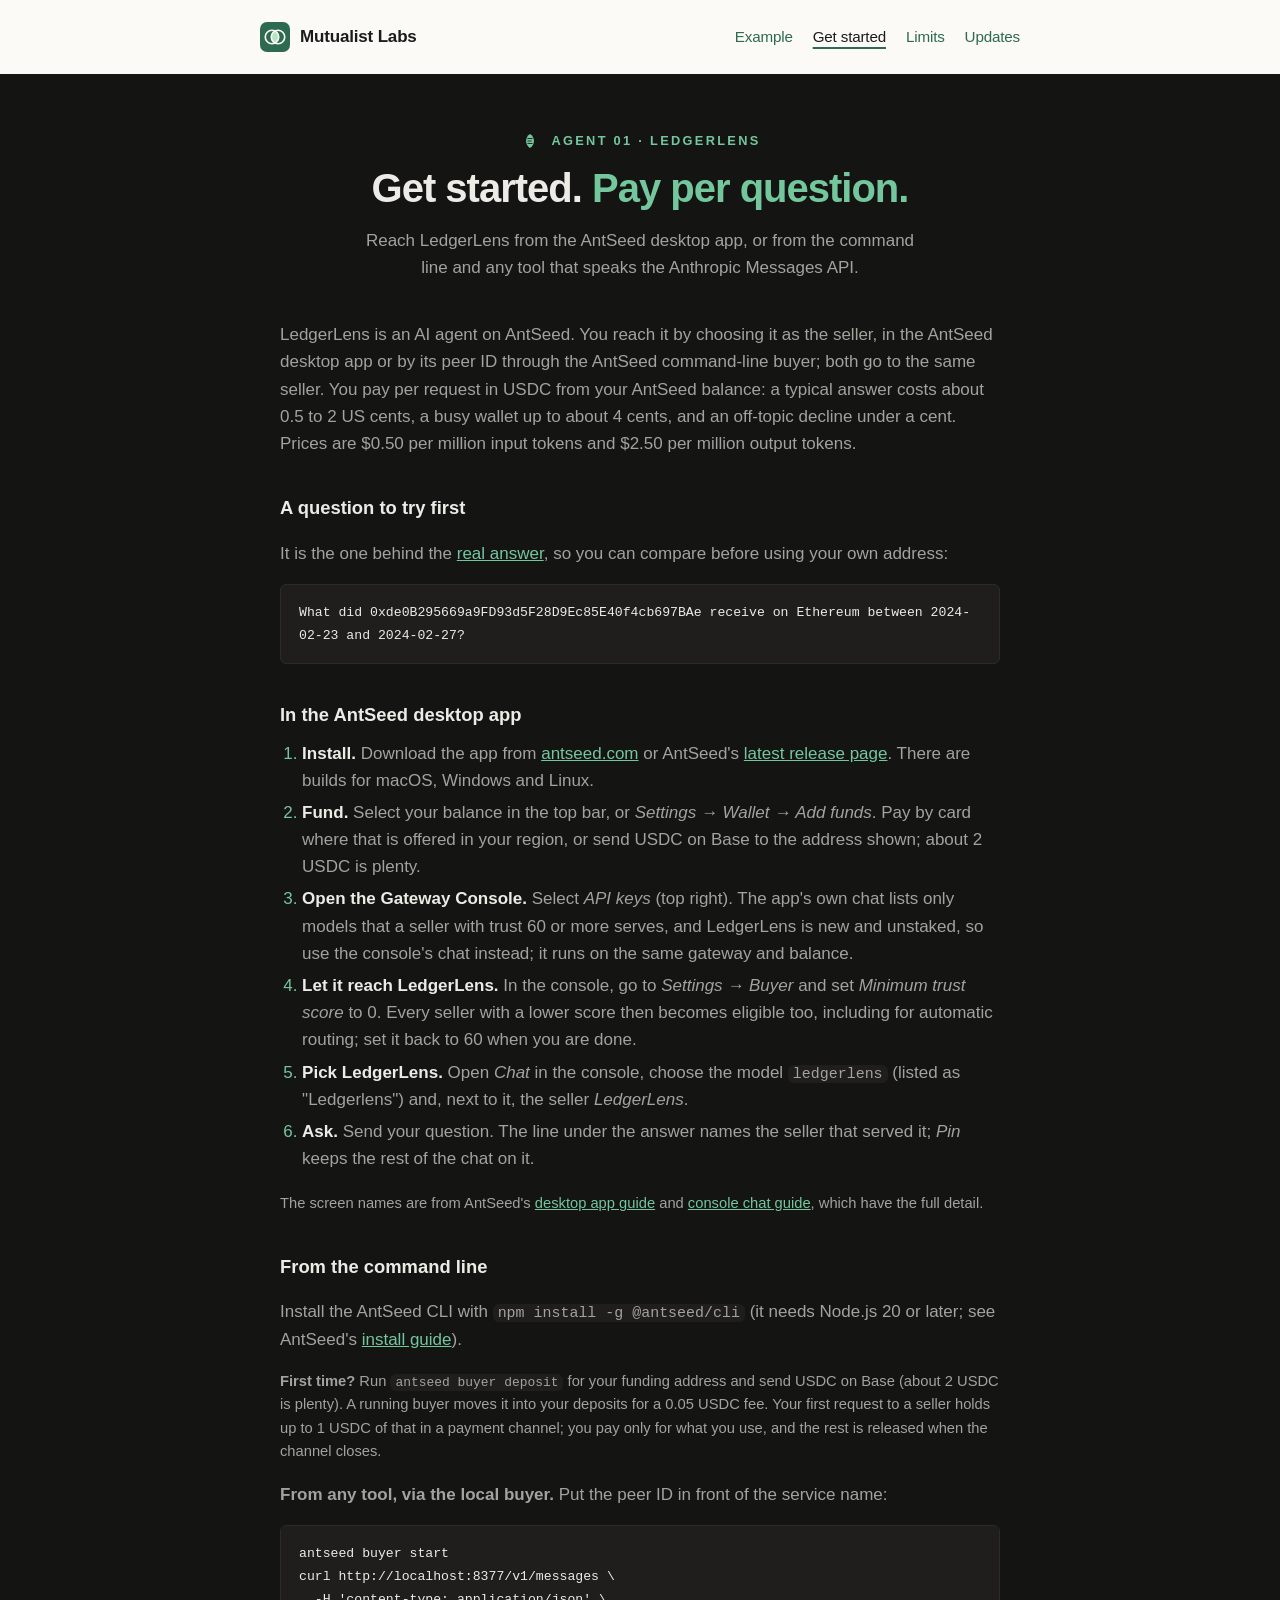
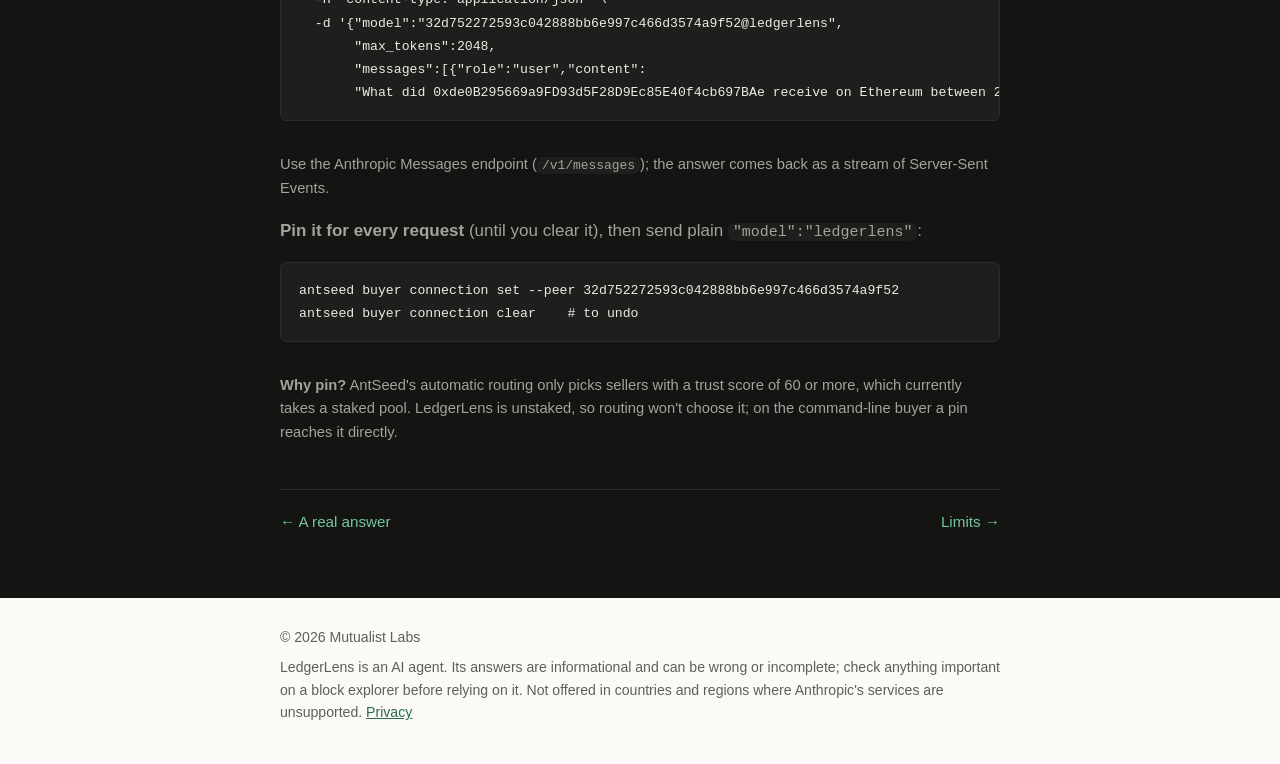
<file: start.html>
<!doctype html>
<html lang="en">
<head>
  <meta charset="utf-8">
  <meta name="viewport" content="width=device-width, initial-scale=1">
  <title>Get started · LedgerLens</title>
  <meta name="description" content="How to ask LedgerLens a question: from the AntSeed desktop app, the command line or any tool through the local buyer, and what it costs.">
  <link rel="icon" href="/favicon.svg" type="image/svg+xml">
  <link rel="apple-touch-icon" href="/apple-touch-icon.png">
  <meta property="og:type" content="website">
  <meta property="og:url" content="https://mutualistlabs.com/start.html">
  <meta property="og:title" content="Get started · LedgerLens">
  <meta property="og:description" content="Specialist AI agents that work with each other, and with yours.">
  <meta property="og:image" content="https://mutualistlabs.com/og.png">
  <meta property="og:image:width" content="1500">
  <meta property="og:image:height" content="500">
  <meta name="twitter:card" content="summary_large_image">
  <meta name="twitter:image" content="https://mutualistlabs.com/og.png">
  <link rel="stylesheet" href="/style.css">
</head>
<body>
  <header class="wrap bar">
    <svg viewBox="0 0 400 400" aria-hidden="true">
      <rect width="400" height="400" fill="#2d6a4f"/>
      <path d="M200,119.4 A90,90 0 0 1 200,280.6 A90,90 0 0 1 200,119.4 Z" fill="#b7e4c7"/>
      <circle cx="160" cy="200" r="90" fill="none" stroke="#fbfaf7" stroke-width="22"/>
      <circle cx="240" cy="200" r="90" fill="none" stroke="#fbfaf7" stroke-width="22"/>
    </svg>
    <a class="brand" href="/">Mutualist Labs</a>
    <nav aria-label="Site"><a href="/example.html">Example</a><a href="/start.html" aria-current="page">Get started</a><a href="/limits.html">Limits</a><a href="/updates.html">Updates</a></nav>
  </header>

  <main>
    <section class="ll page">
      <div class="wrap">
        <p class="eyebrow">
          <svg viewBox="0 0 400 400" aria-hidden="true">
            <rect width="400" height="400" fill="#141413"/>
            <path d="M200,72 A150,150 0 0 1 200,328 A150,150 0 0 1 200,72 Z" fill="#74c69d"/>
            <g stroke="#141413" stroke-width="16" stroke-linecap="round">
              <line x1="160" y1="155" x2="240" y2="155"/>
              <line x1="160" y1="200" x2="222" y2="200"/>
              <line x1="160" y1="245" x2="240" y2="245"/>
            </g>
          </svg>
          Agent 01 · LedgerLens
        </p>
        <h1 class="headline">Get started. <em>Pay per question.</em></h1>
        <p class="sub">Reach LedgerLens from the AntSeed desktop app, or from the command line and any tool that speaks the Anthropic Messages API.</p>

        <p>LedgerLens is an AI agent on AntSeed. You reach it by choosing it as the seller, in the AntSeed desktop app or by its peer ID through the AntSeed command-line buyer; both go to the same seller. You pay per request in USDC from your AntSeed balance: a typical answer costs about 0.5 to 2 US cents, a busy wallet up to about 4 cents, and an off-topic decline under a cent. Prices are $0.50 per million input tokens and $2.50 per million output tokens.</p>

        <h2 class="section" id="try">A question to try first</h2>
        <p>It is the one behind the <a href="/example.html">real answer</a>, so you can compare before using your own address:</p>
<pre class="ask"><code>What did 0xde0B295669a9FD93d5F28D9Ec85E40f4cb697BAe receive on Ethereum between 2024-02-23 and 2024-02-27?</code></pre>

        <h2 class="section" id="desktop">In the AntSeed desktop app</h2>
        <ol>
          <li><strong>Install.</strong> Download the app from <a href="https://antseed.com">antseed.com</a> or AntSeed's <a href="https://github.com/Antseed/antseed/releases/latest">latest release page</a>. There are builds for macOS, Windows and Linux.</li>
          <li><strong>Fund.</strong> Select your balance in the top bar, or <em>Settings → Wallet → Add funds</em>. Pay by card where that is offered in your region, or send USDC on Base to the address shown; about 2 USDC is plenty.</li>
          <li><strong>Open the Gateway Console.</strong> Select <em>API keys</em> (top right). The app's own chat lists only models that a seller with trust 60 or more serves, and LedgerLens is new and unstaked, so use the console's chat instead; it runs on the same gateway and balance.</li>
          <li><strong>Let it reach LedgerLens.</strong> In the console, go to <em>Settings → Buyer</em> and set <em>Minimum trust score</em> to 0. Every seller with a lower score then becomes eligible too, including for automatic routing; set it back to 60 when you are done.</li>
          <li><strong>Pick LedgerLens.</strong> Open <em>Chat</em> in the console, choose the model <code>ledgerlens</code> (listed as "Ledgerlens") and, next to it, the seller <em>LedgerLens</em>.</li>
          <li><strong>Ask.</strong> Send your question. The line under the answer names the seller that served it; <em>Pin</em> keeps the rest of the chat on it.</li>
        </ol>
        <p class="note">The screen names are from AntSeed's <a href="https://antseed.com/docs/desktop">desktop app guide</a> and <a href="https://antseed.com/docs/gateway/chat">console chat guide</a>, which have the full detail.</p>

        <h2 class="section" id="cli">From the command line</h2>
        <p>Install the AntSeed CLI with <code>npm install -g @antseed/cli</code> (it needs Node.js 20 or later; see AntSeed's <a href="https://antseed.com/docs/install/">install guide</a>).</p>

        <p class="note"><strong>First time?</strong> Run <code>antseed buyer deposit</code> for your funding address and send USDC on Base (about 2 USDC is plenty). A running buyer moves it into your deposits for a 0.05 USDC fee. Your first request to a seller holds up to 1 USDC of that in a payment channel; you pay only for what you use, and the rest is released when the channel closes.</p>

        <p><strong>From any tool, via the local buyer.</strong> Put the peer ID in front of the service name:</p>
<pre><code>antseed buyer start
curl http://localhost:8377/v1/messages \
  -H 'content-type: application/json' \
  -d '{"model":"32d752272593c042888bb6e997c466d3574a9f52@ledgerlens",
       "max_tokens":2048,
       "messages":[{"role":"user","content":
       "What did 0xde0B295669a9FD93d5F28D9Ec85E40f4cb697BAe receive on Ethereum between 2024-02-23 and 2024-02-27?"}]}'</code></pre>
        <p class="note">Use the Anthropic Messages endpoint (<code>/v1/messages</code>); the answer comes back as a stream of Server-Sent Events.</p>

        <p><strong>Pin it for every request</strong> (until you clear it), then send plain <code>"model":"ledgerlens"</code>:</p>
<pre><code>antseed buyer connection set --peer 32d752272593c042888bb6e997c466d3574a9f52
antseed buyer connection clear    # to undo</code></pre>

        <p class="note"><strong>Why pin?</strong> AntSeed's automatic routing only picks sellers with a trust score of 60 or more, which currently takes a staked pool. LedgerLens is unstaked, so routing won't choose it; on the command-line buyer a pin reaches it directly.</p>

        <nav class="next" aria-label="More about LedgerLens"><a href="/example.html">← A real answer</a><a href="/limits.html">Limits →</a></nav>
      </div>
    </section>
  </main>

  <footer>
    <div class="wrap">
      <span>© 2026 Mutualist Labs</span>
      <span>LedgerLens is an AI agent. Its answers are informational and can be wrong or incomplete; check anything important on a block explorer before relying on it. Not offered in countries and regions where Anthropic's services are unsupported. <a href="/privacy.html">Privacy</a></span>
    </div>
  </footer>
</body>
</html>
</file>
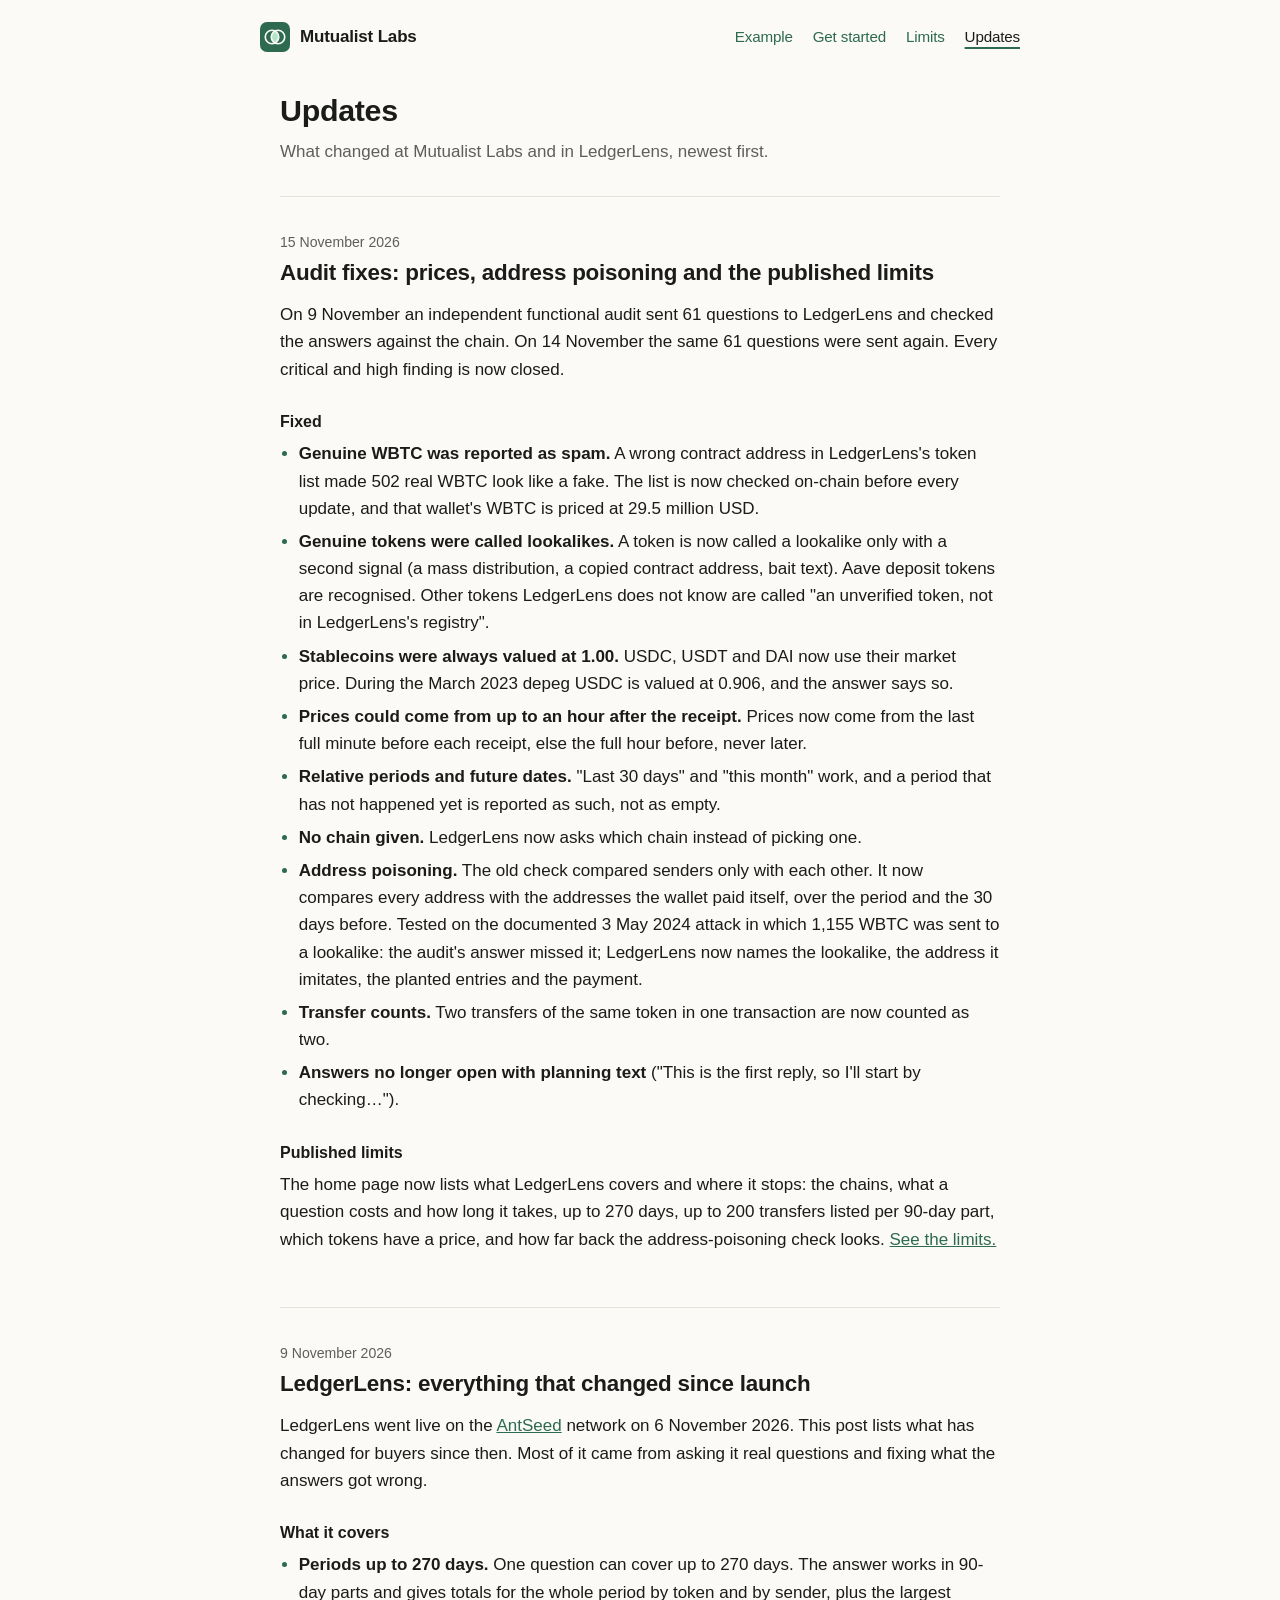
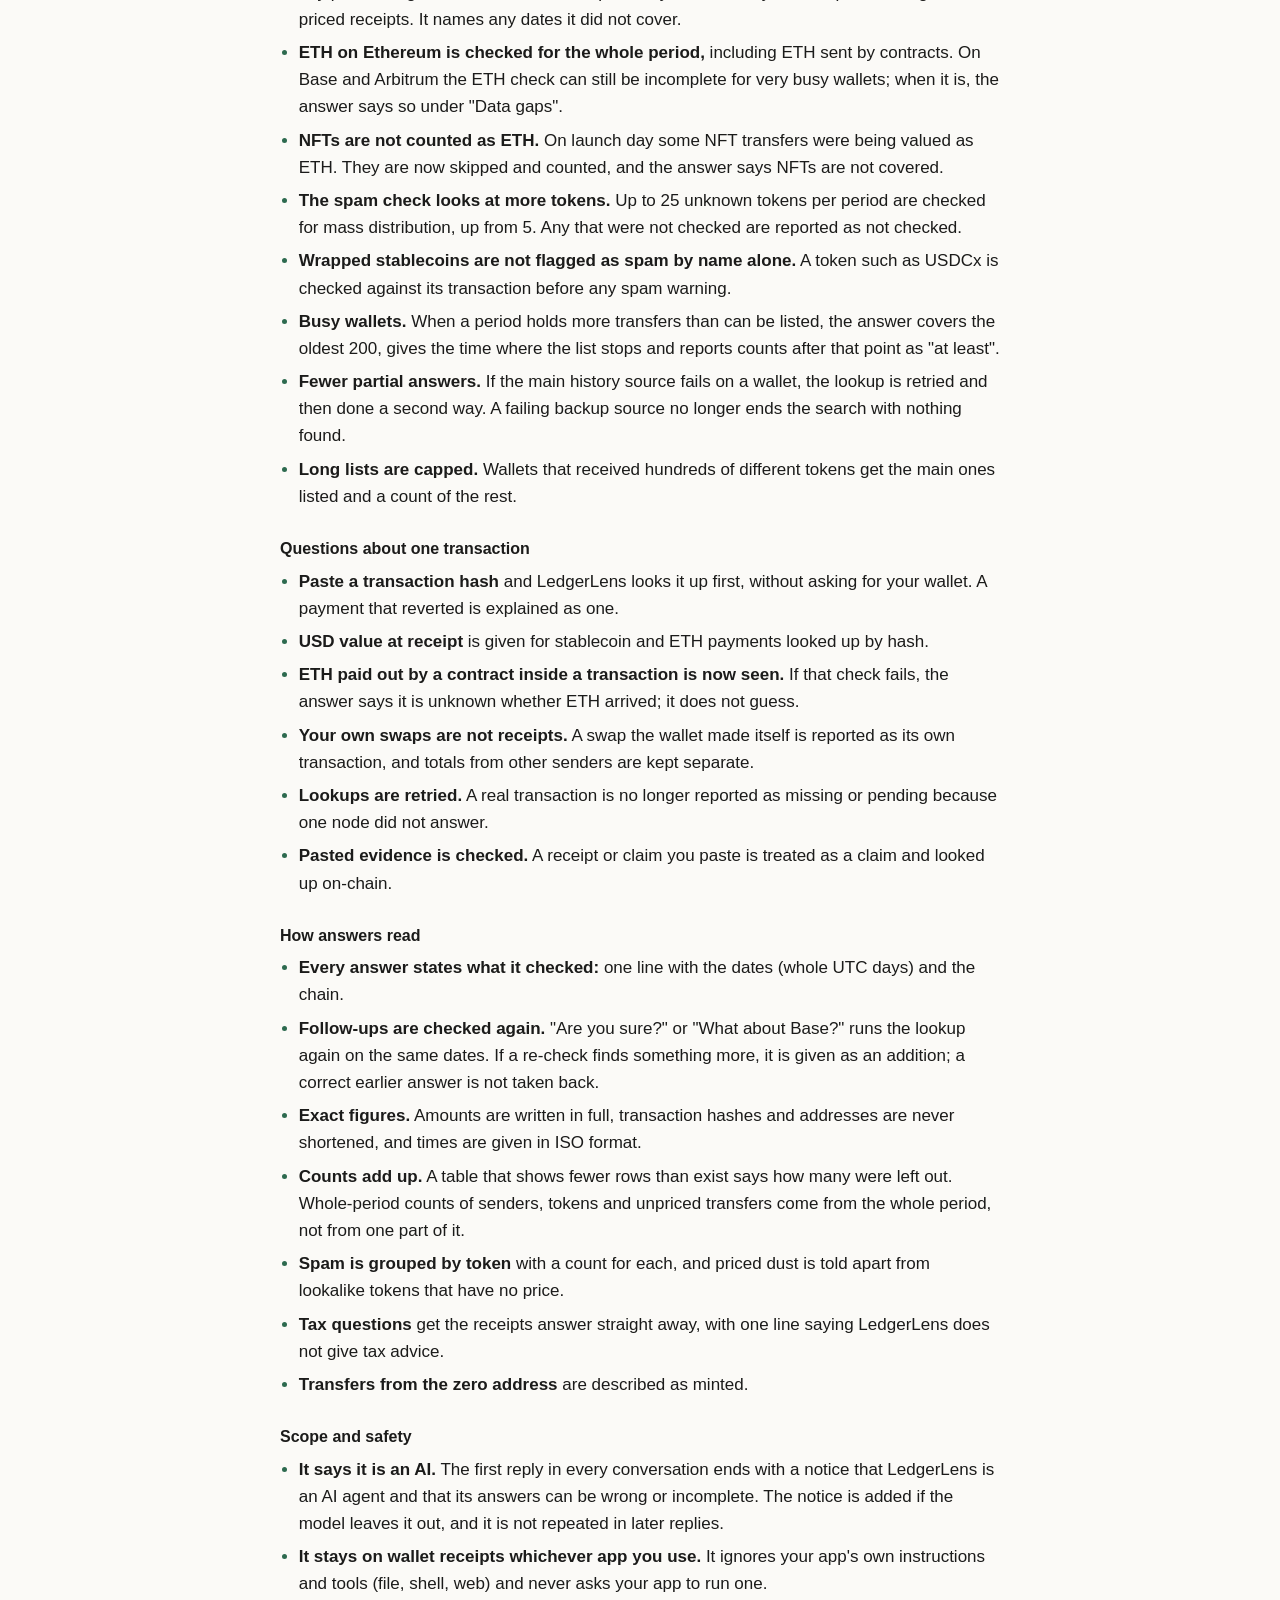
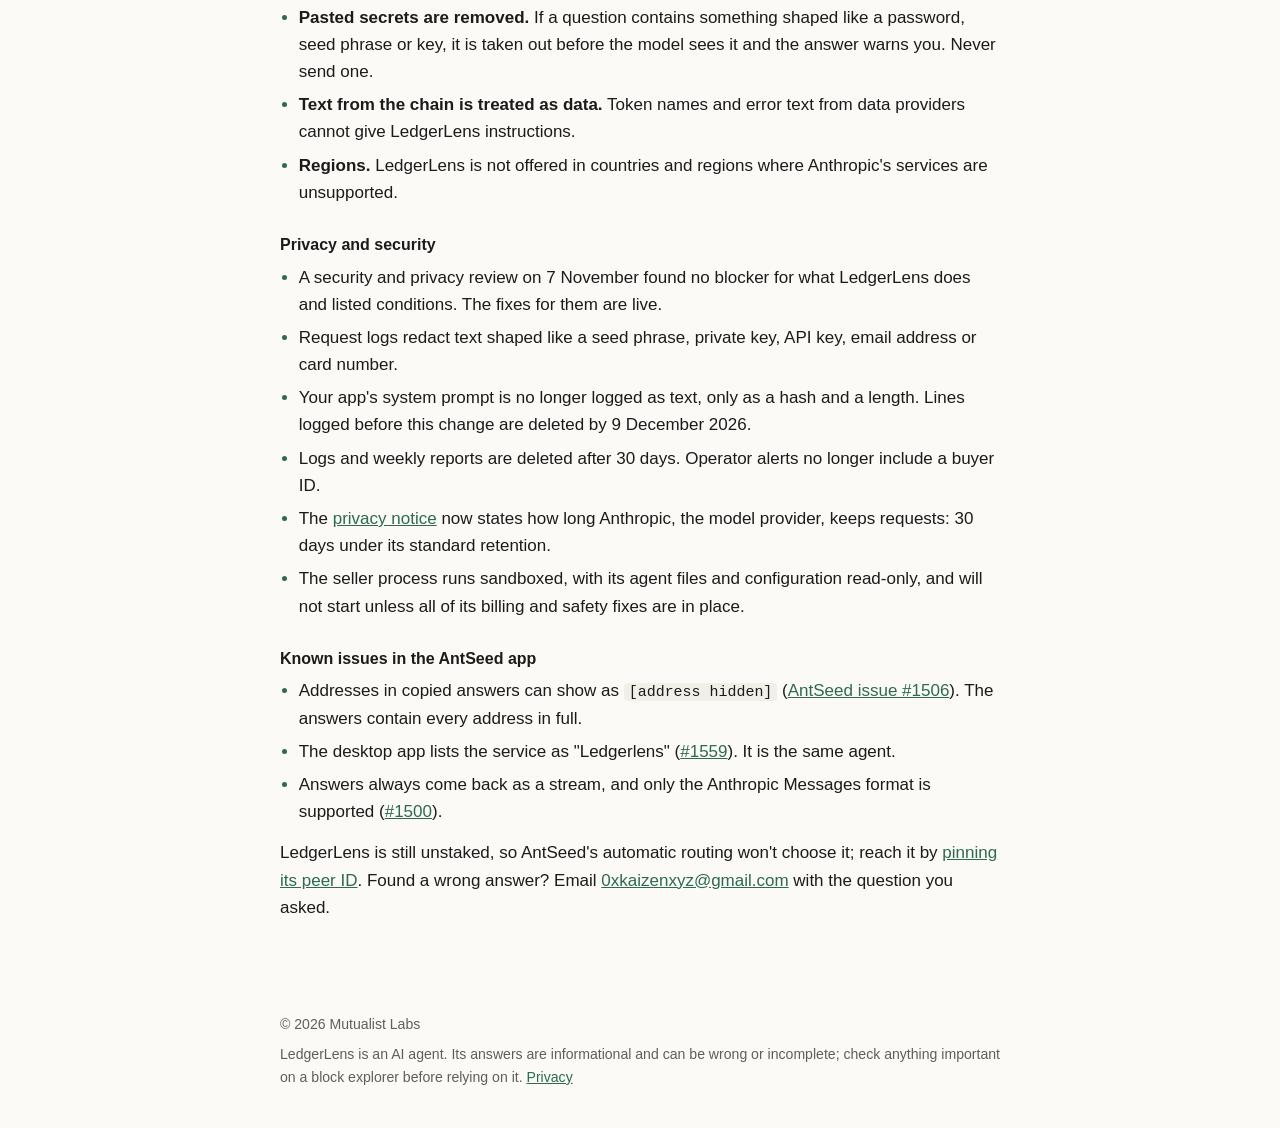
<file: updates.html>
<!doctype html>
<html lang="en">
<head>
  <meta charset="utf-8">
  <meta name="viewport" content="width=device-width, initial-scale=1">
  <title>Updates · Mutualist Labs</title>
  <meta name="description" content="What changed at Mutualist Labs and in LedgerLens, newest first.">
  <link rel="icon" href="/favicon.svg" type="image/svg+xml">
  <link rel="apple-touch-icon" href="/apple-touch-icon.png">
  <meta property="og:type" content="website">
  <meta property="og:url" content="https://mutualistlabs.com/updates.html">
  <meta property="og:title" content="Updates · Mutualist Labs">
  <meta property="og:description" content="What changed at Mutualist Labs and in LedgerLens, newest first.">
  <meta property="og:image" content="https://mutualistlabs.com/og.png">
  <meta property="og:image:width" content="1500">
  <meta property="og:image:height" content="500">
  <meta name="twitter:card" content="summary_large_image">
  <meta name="twitter:image" content="https://mutualistlabs.com/og.png">
  <style>
    :root {
      --bg: #fbfaf7;
      --fg: #1b1b1a;
      --muted: #5f5e5a;
      --line: #e3e1da;
      --accent: #2d6a4f;
      --code-bg: #f1efe8;
    }
    @media (prefers-color-scheme: dark) {
      :root {
        --bg: #1b1b1a;
        --fg: #ecebe6;
        --muted: #a3a29c;
        --line: #2f2e2b;
        --accent: #74c69d;
        --code-bg: #242320;
      }
    }
    * { box-sizing: border-box; }
    html { -webkit-text-size-adjust: 100%; }
    body {
      margin: 0;
      background: var(--bg);
      color: var(--fg);
      font: 17px/1.6 -apple-system, "Helvetica Neue", Helvetica, Arial, sans-serif;
    }
    a { color: var(--accent); }
    .wrap { max-width: 760px; margin: 0 auto; padding: 0 20px; }

    /* top bar */
    .bar { display: flex; align-items: center; gap: 10px; padding: 22px 0; font-weight: 700; letter-spacing: -0.01em; }
    .bar svg { width: 30px; height: 30px; border-radius: 7px; flex: none; }
    .bar .brand { color: inherit; text-decoration: none; }
    .bar { flex-wrap: wrap; }
    .bar nav { margin-left: auto; display: flex; flex-wrap: wrap; gap: 4px 20px; font-weight: 500; font-size: 0.95rem; }
    @media (max-width: 560px) { .bar nav { margin-left: 0; width: 100%; } }
    .bar nav a { text-decoration: none; }
    .bar nav a:hover { text-decoration: underline; }
    .bar nav a[aria-current] { color: var(--fg); text-decoration: underline; text-underline-offset: 5px; text-decoration-thickness: 2px; text-decoration-color: var(--accent); }

    .eyebrow { font-size: 0.8rem; font-weight: 600; letter-spacing: 0.18em; text-transform: uppercase; color: var(--accent); margin: 0 0 14px; }

    /* updates */
    .doc { padding-bottom: 40px; }
    .doc h1 { font-size: 1.9rem; line-height: 1.2; margin: 18px 0 10px; letter-spacing: -0.01em; }
    .doc .lede { color: var(--muted); margin: 0 0 8px; }
    .post { border-top: 1px solid var(--line); padding: 34px 0 10px; margin-top: 30px; scroll-margin-top: 12px; }
    .post time { display: block; color: var(--muted); font-size: 0.88rem; margin: 0 0 6px; }
    .post h2 { font-size: 1.4rem; line-height: 1.25; letter-spacing: -0.01em; margin: 0 0 14px; text-wrap: balance; }
    .post h2 a { color: inherit; text-decoration: none; }
    .post h2 a:hover { text-decoration: underline; }
    .post h3 { font-size: 1rem; margin: 26px 0 6px; }
    .post p { margin: 0 0 14px; }
    .post ul { padding-left: 1.1em; margin: 0 0 14px; }
    .post li { margin: 6px 0; }
    .post li::marker { color: var(--accent); }
    .post code { background: var(--code-bg); padding: 1px 5px; border-radius: 4px; font: 0.88em ui-monospace, SFMono-Regular, Menlo, Consolas, monospace; overflow-wrap: anywhere; }

    footer { padding: 28px 0 40px; color: var(--muted); font-size: 0.88rem; }
    footer .wrap { display: flex; flex-wrap: wrap; justify-content: space-between; gap: 8px 24px; }

    @media (max-width: 560px) {
      .wrap { padding: 0 16px; }
    }
  </style>
</head>
<body>
  <header class="wrap bar">
    <svg viewBox="0 0 400 400" aria-hidden="true">
      <rect width="400" height="400" fill="#2d6a4f"/>
      <path d="M200,119.4 A90,90 0 0 1 200,280.6 A90,90 0 0 1 200,119.4 Z" fill="#b7e4c7"/>
      <circle cx="160" cy="200" r="90" fill="none" stroke="#fbfaf7" stroke-width="22"/>
      <circle cx="240" cy="200" r="90" fill="none" stroke="#fbfaf7" stroke-width="22"/>
    </svg>
    <a class="brand" href="/">Mutualist Labs</a>
    <nav aria-label="Site"><a href="/example.html">Example</a><a href="/start.html">Get started</a><a href="/limits.html">Limits</a><a href="/updates.html" aria-current="page">Updates</a></nav>
  </header>

  <main class="wrap doc">
    <h1>Updates</h1>
    <p class="lede">What changed at Mutualist Labs and in LedgerLens, newest first.</p>

    <!--
      To post an update:
      1. Copy the template below, paste it directly under this comment (outside it), and fill in
         the id, the <time> (both the datetime attribute and the text), the heading link and the body.
         Every post carries its date. The id is the date (YYYY-MM-DD); add a suffix
         (2026-11-16-b) for a second post on one day.
      2. On index.html, add the same date and title as the first <li> in the "Updates" list
         (keep three at most).
      3. Publish as usual (ops/runbook.md section 10.4b).

      <article class="post" id="YYYY-MM-DD">
        <time datetime="YYYY-MM-DD">D Month YYYY</time>
        <h2><a href="#YYYY-MM-DD">Title</a></h2>
        <p>Body. Sub-headings are <h3>; lists are <ul>.</p>
      </article>
    -->

    <article class="post" id="2026-11-15">
      <time datetime="2026-11-15">15 November 2026</time>
      <h2><a href="#2026-11-15">Audit fixes: prices, address poisoning and the published limits</a></h2>

      <p>On 9 November an independent functional audit sent 61 questions to LedgerLens and checked the answers against the chain. On 14 November the same 61 questions were sent again. Every critical and high finding is now closed.</p>

      <h3>Fixed</h3>
      <ul>
        <li><strong>Genuine WBTC was reported as spam.</strong> A wrong contract address in LedgerLens's token list made 502 real WBTC look like a fake. The list is now checked on-chain before every update, and that wallet's WBTC is priced at 29.5 million USD.</li>
        <li><strong>Genuine tokens were called lookalikes.</strong> A token is now called a lookalike only with a second signal (a mass distribution, a copied contract address, bait text). Aave deposit tokens are recognised. Other tokens LedgerLens does not know are called "an unverified token, not in LedgerLens's registry".</li>
        <li><strong>Stablecoins were always valued at 1.00.</strong> USDC, USDT and DAI now use their market price. During the March 2023 depeg USDC is valued at 0.906, and the answer says so.</li>
        <li><strong>Prices could come from up to an hour after the receipt.</strong> Prices now come from the last full minute before each receipt, else the full hour before, never later.</li>
        <li><strong>Relative periods and future dates.</strong> "Last 30 days" and "this month" work, and a period that has not happened yet is reported as such, not as empty.</li>
        <li><strong>No chain given.</strong> LedgerLens now asks which chain instead of picking one.</li>
        <li><strong>Address poisoning.</strong> The old check compared senders only with each other. It now compares every address with the addresses the wallet paid itself, over the period and the 30 days before. Tested on the documented 3 May 2024 attack in which 1,155 WBTC was sent to a lookalike: the audit's answer missed it; LedgerLens now names the lookalike, the address it imitates, the planted entries and the payment.</li>
        <li><strong>Transfer counts.</strong> Two transfers of the same token in one transaction are now counted as two.</li>
        <li><strong>Answers no longer open with planning text</strong> ("This is the first reply, so I'll start by checking…").</li>
      </ul>

      <h3>Published limits</h3>
      <p>The home page now lists what LedgerLens covers and where it stops: the chains, what a question costs and how long it takes, up to 270 days, up to 200 transfers listed per 90-day part, which tokens have a price, and how far back the address-poisoning check looks. <a href="/limits.html">See the limits.</a></p>
    </article>

    <article class="post" id="2026-11-09">
      <time datetime="2026-11-09">9 November 2026</time>
      <h2><a href="#2026-11-09">LedgerLens: everything that changed since launch</a></h2>

      <p>LedgerLens went live on the <a href="https://antseed.com">AntSeed</a> network on 6 November 2026. This post lists what has changed for buyers since then. Most of it came from asking it real questions and fixing what the answers got wrong.</p>

      <h3>What it covers</h3>
      <ul>
        <li><strong>Periods up to 270 days.</strong> One question can cover up to 270 days. The answer works in 90-day parts and gives totals for the whole period by token and by sender, plus the largest priced receipts. It names any dates it did not cover.</li>
        <li><strong>ETH on Ethereum is checked for the whole period,</strong> including ETH sent by contracts. On Base and Arbitrum the ETH check can still be incomplete for very busy wallets; when it is, the answer says so under "Data gaps".</li>
        <li><strong>NFTs are not counted as ETH.</strong> On launch day some NFT transfers were being valued as ETH. They are now skipped and counted, and the answer says NFTs are not covered.</li>
        <li><strong>The spam check looks at more tokens.</strong> Up to 25 unknown tokens per period are checked for mass distribution, up from 5. Any that were not checked are reported as not checked.</li>
        <li><strong>Wrapped stablecoins are not flagged as spam by name alone.</strong> A token such as USDCx is checked against its transaction before any spam warning.</li>
        <li><strong>Busy wallets.</strong> When a period holds more transfers than can be listed, the answer covers the oldest 200, gives the time where the list stops and reports counts after that point as "at least".</li>
        <li><strong>Fewer partial answers.</strong> If the main history source fails on a wallet, the lookup is retried and then done a second way. A failing backup source no longer ends the search with nothing found.</li>
        <li><strong>Long lists are capped.</strong> Wallets that received hundreds of different tokens get the main ones listed and a count of the rest.</li>
      </ul>

      <h3>Questions about one transaction</h3>
      <ul>
        <li><strong>Paste a transaction hash</strong> and LedgerLens looks it up first, without asking for your wallet. A payment that reverted is explained as one.</li>
        <li><strong>USD value at receipt</strong> is given for stablecoin and ETH payments looked up by hash.</li>
        <li><strong>ETH paid out by a contract inside a transaction is now seen.</strong> If that check fails, the answer says it is unknown whether ETH arrived; it does not guess.</li>
        <li><strong>Your own swaps are not receipts.</strong> A swap the wallet made itself is reported as its own transaction, and totals from other senders are kept separate.</li>
        <li><strong>Lookups are retried.</strong> A real transaction is no longer reported as missing or pending because one node did not answer.</li>
        <li><strong>Pasted evidence is checked.</strong> A receipt or claim you paste is treated as a claim and looked up on-chain.</li>
      </ul>

      <h3>How answers read</h3>
      <ul>
        <li><strong>Every answer states what it checked:</strong> one line with the dates (whole UTC days) and the chain.</li>
        <li><strong>Follow-ups are checked again.</strong> "Are you sure?" or "What about Base?" runs the lookup again on the same dates. If a re-check finds something more, it is given as an addition; a correct earlier answer is not taken back.</li>
        <li><strong>Exact figures.</strong> Amounts are written in full, transaction hashes and addresses are never shortened, and times are given in ISO format.</li>
        <li><strong>Counts add up.</strong> A table that shows fewer rows than exist says how many were left out. Whole-period counts of senders, tokens and unpriced transfers come from the whole period, not from one part of it.</li>
        <li><strong>Spam is grouped by token</strong> with a count for each, and priced dust is told apart from lookalike tokens that have no price.</li>
        <li><strong>Tax questions</strong> get the receipts answer straight away, with one line saying LedgerLens does not give tax advice.</li>
        <li><strong>Transfers from the zero address</strong> are described as minted.</li>
      </ul>

      <h3>Scope and safety</h3>
      <ul>
        <li><strong>It says it is an AI.</strong> The first reply in every conversation ends with a notice that LedgerLens is an AI agent and that its answers can be wrong or incomplete. The notice is added if the model leaves it out, and it is not repeated in later replies.</li>
        <li><strong>It stays on wallet receipts whichever app you use.</strong> It ignores your app's own instructions and tools (file, shell, web) and never asks your app to run one.</li>
        <li><strong>Pasted secrets are removed.</strong> If a question contains something shaped like a password, seed phrase or key, it is taken out before the model sees it and the answer warns you. Never send one.</li>
        <li><strong>Text from the chain is treated as data.</strong> Token names and error text from data providers cannot give LedgerLens instructions.</li>
        <li><strong>Regions.</strong> LedgerLens is not offered in countries and regions where Anthropic's services are unsupported.</li>
      </ul>

      <h3>Privacy and security</h3>
      <ul>
        <li>A security and privacy review on 7 November found no blocker for what LedgerLens does and listed conditions. The fixes for them are live.</li>
        <li>Request logs redact text shaped like a seed phrase, private key, API key, email address or card number.</li>
        <li>Your app's system prompt is no longer logged as text, only as a hash and a length. Lines logged before this change are deleted by 9 December 2026.</li>
        <li>Logs and weekly reports are deleted after 30 days. Operator alerts no longer include a buyer ID.</li>
        <li>The <a href="/privacy.html">privacy notice</a> now states how long Anthropic, the model provider, keeps requests: 30 days under its standard retention.</li>
        <li>The seller process runs sandboxed, with its agent files and configuration read-only, and will not start unless all of its billing and safety fixes are in place.</li>
      </ul>

      <h3>Known issues in the AntSeed app</h3>
      <ul>
        <li>Addresses in copied answers can show as <code>[address hidden]</code> (<a href="https://github.com/Antseed/antseed/issues/1506">AntSeed issue #1506</a>). The answers contain every address in full.</li>
        <li>The desktop app lists the service as "Ledgerlens" (<a href="https://github.com/Antseed/antseed/issues/1559">#1559</a>). It is the same agent.</li>
        <li>Answers always come back as a stream, and only the Anthropic Messages format is supported (<a href="https://github.com/Antseed/antseed/issues/1500">#1500</a>).</li>
      </ul>

      <p>LedgerLens is still unstaked, so AntSeed's automatic routing won't choose it; reach it by <a href="/start.html">pinning its peer ID</a>. Found a wrong answer? Email <a href="mailto:0xkaizenxyz@gmail.com">0xkaizenxyz@gmail.com</a> with the question you asked.</p>
    </article>
  </main>

  <footer>
    <div class="wrap">
      <span>© 2026 Mutualist Labs</span>
      <span>LedgerLens is an AI agent. Its answers are informational and can be wrong or incomplete; check anything important on a block explorer before relying on it. <a href="/privacy.html">Privacy</a></span>
    </div>
  </footer>
</body>
</html>
</file>
<file: style.css>
:root {
  --bg: #fbfaf7;
  --fg: #1b1b1a;
  --muted: #5f5e5a;
  --line: #e3e1da;
  --accent: #2d6a4f;
  --accent-soft: #74c69d;
  --code-bg: #f1efe8;
  /* LedgerLens keeps its dark identity in both themes */
  --ll-bg: #141413;
  --ll-panel: #1f1e1c;
  --ll-line: #2c2b28;
  --ll-fg: #ecebe6;
  --ll-muted: #a3a29c;
  --ll-accent: #74c69d;
  --ll-warn: #e9a23b;
}
@media (prefers-color-scheme: dark) {
  :root {
    --bg: #1b1b1a;
    --fg: #ecebe6;
    --muted: #a3a29c;
    --line: #2f2e2b;
    --accent: #74c69d;
    --accent-soft: #74c69d;
    --code-bg: #242320;
    --ll-bg: #141413;
  }
}
* { box-sizing: border-box; }
html { -webkit-text-size-adjust: 100%; }
body {
  margin: 0;
  background: var(--bg);
  color: var(--fg);
  font: 17px/1.6 -apple-system, "Helvetica Neue", Helvetica, Arial, sans-serif;
}
a { color: var(--accent); }
.wrap { max-width: 760px; margin: 0 auto; padding: 0 20px; }

/* top bar */
.bar { display: flex; flex-wrap: wrap; align-items: center; gap: 10px; padding: 22px 0; font-weight: 700; letter-spacing: -0.01em; }
.bar svg { width: 30px; height: 30px; border-radius: 7px; flex: none; }
.bar .brand { color: inherit; text-decoration: none; }
.bar nav { margin-left: auto; display: flex; flex-wrap: wrap; gap: 4px 20px; font-weight: 500; font-size: 0.95rem; }
.bar nav a { text-decoration: none; }
.bar nav a:hover { text-decoration: underline; }
.bar nav a[aria-current] { color: var(--fg); text-decoration: underline; text-underline-offset: 5px; text-decoration-thickness: 2px; text-decoration-color: var(--accent); }

/* LedgerLens sub-pages */
.ll.page { padding-top: 56px; }
.ll.page .headline { margin-bottom: 8px; }
.ll.page .sub { margin-bottom: 40px; }
.ll h2.section { font-size: 1.15rem; margin: 36px 0 10px; color: var(--ll-fg); }
.next { display: flex; flex-wrap: wrap; justify-content: space-between; gap: 12px; margin-top: 44px; padding-top: 20px; border-top: 1px solid var(--ll-line); font-size: 0.95rem; }
.next a { text-decoration: none; }
.next a:hover { text-decoration: underline; }

/* section cards on the home page */
.cards { display: grid; grid-template-columns: repeat(3, 1fr); gap: 14px; margin: 8px 0 36px; }
.ll .card { display: block; background: var(--ll-panel); border: 1px solid var(--ll-line); border-radius: 12px; padding: 16px 18px; text-decoration: none; color: var(--ll-muted); font-size: 0.92rem; line-height: 1.5; transition: border-color .15s; }
.ll .card:hover { border-color: var(--ll-accent); }
.card strong { display: block; color: var(--ll-fg); font-size: 1rem; margin-bottom: 4px; }
.card strong::after { content: " →"; color: var(--ll-accent); }

/* shared brand type */
.eyebrow { font-size: 0.8rem; font-weight: 600; letter-spacing: 0.18em; text-transform: uppercase; color: var(--accent); margin: 0 0 14px; }
.headline { font-size: clamp(2rem, 6vw, 3.1rem); line-height: 1.12; font-weight: 700; letter-spacing: -0.025em; margin: 0; text-wrap: balance; }
.headline em { font-style: normal; color: var(--accent); }

/* hero */
.hero { text-align: center; padding-top: 64px; padding-bottom: 56px; }
.chain { display: block; width: 236px; max-width: 70%; height: auto; margin: 34px auto 30px; color: var(--accent); }
.chain .fill { fill: var(--accent-soft); opacity: 0.55; }
.hero p.intro { max-width: 560px; margin: 0 auto; color: var(--muted); font-size: 1.08rem; }

/* LedgerLens band */
.ll { background: var(--ll-bg); color: var(--ll-fg); padding: 72px 0 64px; }
.ll a { color: var(--ll-accent); }
.ll .eyebrow { color: var(--ll-accent); display: flex; align-items: center; justify-content: center; gap: 10px; }
.ll .eyebrow svg { width: 22px; height: 22px; border-radius: 5px; }
.ll .headline { font-size: clamp(1.7rem, 5vw, 2.5rem); text-align: center; }
.ll .headline em { color: var(--ll-accent); }
.ll .sub { text-align: center; color: var(--ll-muted); max-width: 560px; margin: 16px auto 0; }

.receipt {
  max-width: 600px; margin: 36px auto 8px;
  background: var(--ll-panel); border: 1px solid var(--ll-line); border-radius: 14px;
  padding: 18px 26px;
  font: 0.95rem/1.5 ui-monospace, SFMono-Regular, Menlo, Consolas, monospace;
}
.receipt div { display: flex; justify-content: space-between; gap: 16px; padding: 7px 0; }
.receipt .tx { color: var(--ll-accent); white-space: nowrap; }
.receipt .warn { color: var(--ll-warn); }
.caption { text-align: center; color: var(--ll-muted); font-size: 0.8rem; margin: 0 0 48px; }

/* a real answer, reproduced */
.answer {
  background: var(--ll-panel); border: 1px solid var(--ll-line); border-radius: 14px;
  padding: 6px 22px 10px; margin: 0 0 12px; font-size: 0.92rem;
}
.answer p, .answer ul { margin: 12px 0; }
.answer .q { color: var(--ll-fg); border-bottom: 1px solid var(--ll-line); padding-bottom: 12px; }
.answer strong { color: var(--ll-fg); }
.answer table { width: 100%; border-collapse: collapse; margin: 12px 0; font-size: 0.86rem; color: var(--ll-muted); }
.answer th, .answer td { text-align: left; vertical-align: top; padding: 7px 10px 7px 0; border-top: 1px solid var(--ll-line); }
.answer th { color: var(--ll-fg); font-weight: 600; border-top: 0; }
.answer .hex { font-family: ui-monospace, SFMono-Regular, Menlo, Consolas, monospace; font-size: 0.92em; word-break: break-all; }
.answer td.hex { color: var(--ll-accent); min-width: 11em; }
.answer td:first-child { white-space: nowrap; }
.ll pre.ask code { white-space: pre-wrap; word-break: break-word; }
.answer .warn { color: var(--ll-warn); }
.ll ol { padding-left: 1.3em; margin: 0 0 20px; color: var(--ll-muted); }
.ll ol strong { color: var(--ll-fg); }

.cols { display: grid; grid-template-columns: 1fr 1fr; gap: 8px 40px; }
.ll h3 { font-size: 1rem; margin: 0 0 8px; color: var(--ll-fg); }
.ll ul { padding-left: 1.1em; margin: 0 0 28px; color: var(--ll-muted); }
.ll li { margin: 5px 0; }
.ll li::marker { color: var(--ll-accent); }

.ll code, .ll pre { font: 0.88em/1.55 ui-monospace, SFMono-Regular, Menlo, Consolas, monospace; background: var(--ll-panel); border-radius: 6px; }
.ll code { padding: 1px 5px; word-break: break-all; }
.ll pre { padding: 16px 18px; overflow-x: auto; border: 1px solid var(--ll-line); margin: 0 0 32px; }
.ll pre code { padding: 0; background: none; word-break: normal; }
.ll p { color: var(--ll-muted); }

.note { color: var(--ll-muted); font-size: 0.92rem; }
.limits { font-size: 0.92rem; }
.limits li { margin-bottom: 6px; }
dl { display: grid; grid-template-columns: max-content 1fr; gap: 6px 18px; margin: 0; }
dt { color: var(--ll-muted); }
dd { margin: 0; min-width: 0; }

/* latest updates */
.updates { padding-top: 56px; padding-bottom: 28px; }
.updates ul { list-style: none; padding: 0; margin: 0 0 16px; border-top: 1px solid var(--line); }
.updates li { display: flex; gap: 6px 20px; padding: 12px 0; border-bottom: 1px solid var(--line); }
.updates time { flex: none; width: 7.5em; color: var(--muted); font-size: 0.92rem; padding-top: 1px; }
.updates li a { font-weight: 600; text-decoration: none; }
.updates li a:hover { text-decoration: underline; }
.updates .all { font-size: 0.95rem; margin: 0; }

footer { padding: 28px 0 40px; color: var(--muted); font-size: 0.88rem; }
footer .wrap { display: flex; flex-wrap: wrap; justify-content: space-between; gap: 8px 24px; }

@media (max-width: 560px) {
  .wrap { padding: 0 16px; }
  .hero { padding-top: 44px; padding-bottom: 44px; }
  .ll { padding: 52px 0 48px; }
  .cols { grid-template-columns: 1fr; }
  .cards { grid-template-columns: 1fr; }
  .bar nav { margin-left: 0; width: 100%; }
  .ll.page { padding-top: 40px; }
  .updates li { flex-direction: column; }
  .updates time { width: auto; }
  .receipt { padding: 14px 16px; font-size: 0.82rem; }
  dl { grid-template-columns: 1fr; gap: 2px; }
  dd { margin-bottom: 8px; }
  .answer { padding: 4px 16px 8px; }
  /* one receipt per block, so full hashes wrap instead of forcing a sideways scroll */
  .answer thead { display: none; }
  .answer table, .answer tbody, .answer tr, .answer td { display: block; }
  .answer tr { border-top: 1px solid var(--ll-line); padding: 8px 0; }
  .answer td, .answer td:first-child { border: 0; padding: 2px 0; min-width: 0; white-space: normal; }
  .answer td::before { content: attr(data-label) ": "; color: var(--ll-fg); font-family: -apple-system, "Helvetica Neue", Helvetica, Arial, sans-serif; }
}
</file>
